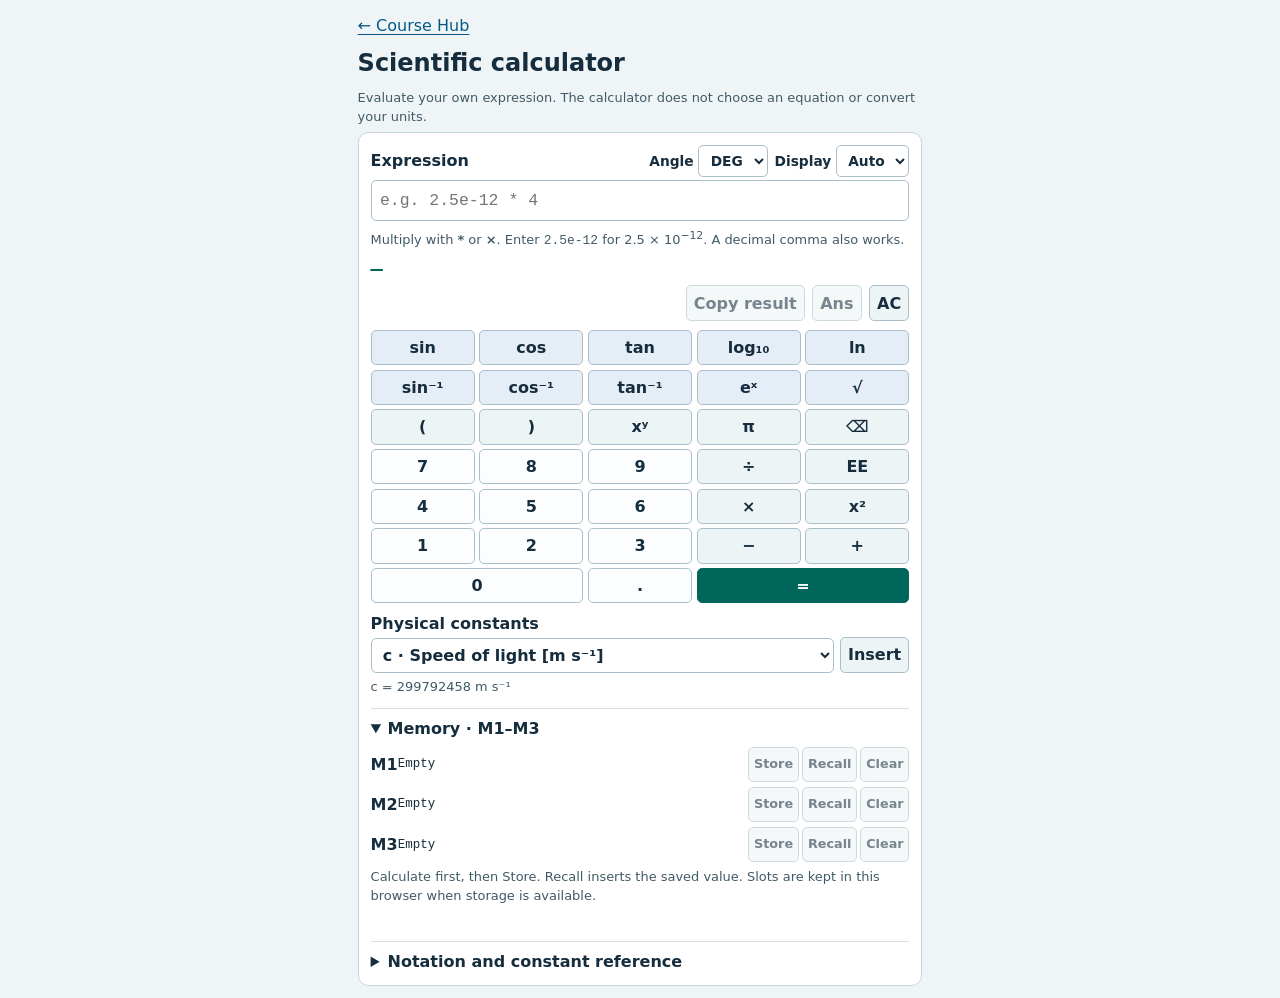
<file: calculator.html>
<!doctype html>
<html lang="en">
<head>
<meta charset="utf-8">
<meta name="viewport" content="width=device-width, initial-scale=1">
<title>Scientific calculator · Physical Chemistry II</title>
<style>
:root{color-scheme:light;font:16px/1.45 system-ui,sans-serif;color:#162d3d;background:#eff5f7;--accent:#00665c;--line:#a8bec8}
*{box-sizing:border-box}body{margin:0}.shell{max-width:37rem;padding:.85rem;margin:auto}p,h1,h2{margin:0 0 .55rem}h1{font-size:1.5rem}h2{font-size:1rem}a{color:#075985;text-underline-offset:.16em}
.embed .standalone{display:none}body.embed{background:#fff}.embed .shell{padding:.65rem}
.panel{border:1px solid #c6d5dc;border-radius:.65rem;padding:.75rem;background:#fff}.embed .panel{border:0;padding:0}
.topline,.toolbar{display:flex;gap:.45rem;flex-wrap:wrap;align-items:center;justify-content:space-between}.toolbar{justify-content:flex-end}
label,summary{font-weight:650}input,select,button{font:inherit;color:inherit}input,select{border:1px solid var(--line);border-radius:.32rem;background:#fff;padding:.36rem .45rem;min-width:0}
input{display:block;width:100%;margin:.22rem 0 .4rem;font:1.03rem ui-monospace,monospace;padding:.62rem .52rem}
button{cursor:pointer;background:#edf4f6;border:1px solid #a9bec8;border-radius:.32rem;padding:.35rem .45rem;font-weight:630;min-height:2.2rem}button:hover:not(:disabled){background:#d5e8ec}button:disabled{cursor:default;opacity:.58}
:focus-visible{outline:3px solid #bf5800;outline-offset:2px}
.result{min-height:2.4rem;margin:.35rem 0;overflow-wrap:anywhere;font:700 1.28rem/1.4 ui-monospace,monospace;color:var(--accent)}
.result[data-error]{color:#a11e32;font:650 .91rem/1.4 system-ui,sans-serif}
.hint{color:#415a67;font-size:.81rem;margin:.35rem 0}.status{min-height:1.2rem;margin:.25rem 0;color:#075a52;font-size:.8rem}
.keys{display:grid;grid-template-columns:repeat(5,minmax(0,1fr));gap:.28rem;margin:.55rem 0}
.keys button{padding:.22rem .08rem;min-width:0}.keys .action{background:var(--accent);color:#fff;border-color:var(--accent)}.keys .action:hover{background:#004d45}
.keys .wide{grid-column:span 2}.keys .fn{background:#e5edf7}.keys .number{background:#fbfdfe}.kbd{font-family:ui-monospace,monospace}
.constants{display:flex;gap:.35rem;align-items:end}.constants label{display:grid;gap:.2rem;min-width:0;flex:1}.constants select{max-width:100%;width:100%}
details{margin-top:.65rem;border-top:1px solid #d4e0e4;padding-top:.5rem}summary{cursor:pointer}.mem{margin-top:.42rem;display:grid;gap:.32rem}
.memrow{display:grid;grid-template-columns:1.5rem minmax(0,1fr) repeat(3,auto);gap:.2rem;align-items:center}.memrow output{font:.78rem ui-monospace,monospace;overflow-wrap:anywhere}.memrow button{font-size:.8rem;padding:.24rem .3rem}
.source{font-size:.8rem;margin-top:.55rem}.settings{display:flex;flex-wrap:wrap;gap:.42rem;align-items:center;font-size:.86rem}.settings label{white-space:nowrap}
@media(max-width:340px){.memrow{grid-template-columns:1.35rem minmax(0,1fr) repeat(3,auto)}.hint{font-size:.78rem}}
</style>
</head>
<body>
<main class="shell">
<header class="standalone"><p><a href="index.html">← Course Hub</a></p><h1>Scientific calculator</h1><p class="hint">Evaluate your own expression. The calculator does not choose an equation or convert your units.</p></header>
<section class="panel" aria-label="Calculator">
<form id="calc">
<div class="topline">
<label for="expression">Expression</label>
<div class="settings">
<label>Angle <select id="angle" aria-label="Angle unit"><option value="DEG">DEG</option><option value="RAD">RAD</option></select></label>
<label>Display <select id="format" aria-label="Result format"><option value="auto">Auto</option><option value="sci">SCI</option></select></label>
</div>
</div>
<input id="expression" type="text" autocomplete="off" autocapitalize="off" spellcheck="false" maxlength="768" placeholder="e.g. 2.5e-12 * 4" aria-describedby="notation">
<p class="hint" id="notation">Multiply with <b>*</b> or <b>×</b>. Enter <span class="kbd">2.5e-12</span> for 2.5 × 10<sup>−12</sup>. A decimal comma also works.</p>
<output class="result" id="result" for="expression" aria-live="polite">—</output>
<div class="toolbar">
<button type="button" id="copy" disabled>Copy result</button>
<button type="button" id="ans" title="Insert the last result">Ans</button>
<button type="button" id="clear" title="Clear expression">AC</button>
</div>
<div class="keys" id="keys" aria-label="Calculator keypad">
<button class="fn" type="button" data-key="sin(" aria-label="Sine">sin</button><button class="fn" type="button" data-key="cos(" aria-label="Cosine">cos</button><button class="fn" type="button" data-key="tan(" aria-label="Tangent">tan</button><button class="fn" type="button" data-key="log(" aria-label="Base ten logarithm">log₁₀</button><button class="fn" type="button" data-key="ln(" aria-label="Natural logarithm">ln</button>
<button class="fn" type="button" data-key="asin(" aria-label="Inverse sine">sin⁻¹</button><button class="fn" type="button" data-key="acos(" aria-label="Inverse cosine">cos⁻¹</button><button class="fn" type="button" data-key="atan(" aria-label="Inverse tangent">tan⁻¹</button><button class="fn" type="button" data-key="exp(" aria-label="Exponential function">eˣ</button><button class="fn" type="button" data-key="sqrt(" aria-label="Square root">√</button>
<button type="button" data-key="(">(</button><button type="button" data-key=")">)</button><button type="button" data-key="^" aria-label="Raise to a power">xʸ</button><button type="button" data-key="π" aria-label="Pi">π</button><button type="button" id="backspace" aria-label="Delete previous character">⌫</button>
<button class="number" type="button" data-key="7">7</button><button class="number" type="button" data-key="8">8</button><button class="number" type="button" data-key="9">9</button><button type="button" data-key="÷" aria-label="Divide">÷</button><button type="button" data-key="e" aria-label="Scientific exponent">EE</button>
<button class="number" type="button" data-key="4">4</button><button class="number" type="button" data-key="5">5</button><button class="number" type="button" data-key="6">6</button><button type="button" data-key="×" aria-label="Multiply">×</button><button type="button" data-key="^2" aria-label="Square">x²</button>
<button class="number" type="button" data-key="1">1</button><button class="number" type="button" data-key="2">2</button><button class="number" type="button" data-key="3">3</button><button type="button" data-key="−" aria-label="Subtract or negate">−</button><button type="button" data-key="+" aria-label="Add">+</button>
<button class="number wide" type="button" data-key="0">0</button><button class="number" type="button" data-key="." aria-label="Decimal point">.</button><button class="action wide" type="submit" aria-label="Calculate">=</button>
</div>
</form>
<div class="constants">
<label>Physical constants <select id="constant" aria-label="Physical constant"></select></label>
<button type="button" id="insert">Insert</button>
</div>
<p class="hint" id="constant-value"></p>
<details id="memories" open>
<summary>Memory · M1–M3</summary>
<div class="mem" id="mem"></div>
<p class="hint">Calculate first, then Store. Recall inserts the saved value. Slots are kept in this browser when storage is available.</p>
</details>
<p id="status" class="status" role="status"></p>
<details>
<summary>Notation and constant reference</summary>
<p class="hint">Use explicit multiplication, for example <span class="kbd">2*pi</span>. In DEG mode <span class="kbd">sin(30)</span> returns 0.5 and inverse trig returns degrees. RAD uses radians. <span class="kbd">exp(x)</span> means Euler’s number raised to <i>x</i>. EE enters the <span class="kbd">e</span> in scientific notation. The key for elementary charge inserts <span class="kbd">q_e</span>.</p>
<p class="source">Values follow <a href="https://physics.nist.gov/cuu/pdf/all.pdf" target="_blank" rel="noopener">NIST / CODATA 2022</a>. Use the stated units when combining values. Units are labels only and are not tracked by the calculator.</p>
</details>
</section>
</main>
<script>
/* Numerical engine. Only the grammar below is interpreted. */
const CONSTANTS = [
 ['c','c · Speed of light','m s⁻¹',299792458],
 ['h','h · Planck constant','J s',6.62607015e-34],
 ['q_e','e · Elementary charge','C',1.602176634e-19],
 ['k_B','kᵦ · Boltzmann constant','J K⁻¹',1.380649e-23],
 ['R','R · Molar gas constant','J mol⁻¹ K⁻¹',8.31446261815324],
 ['R_kJ','R · Molar gas constant','kJ mol⁻¹ K⁻¹',8.31446261815324/1000],
 ['R_LkPa','R · Molar gas constant','L kPa mol⁻¹ K⁻¹',8.31446261815324],
 ['R_Lbar','R · Molar gas constant','L bar mol⁻¹ K⁻¹',8.31446261815324/100],
 ['R_Latm','R · Molar gas constant','L atm mol⁻¹ K⁻¹',8.31446261815324/101.325],
 ['N_A','Nₐ · Avogadro constant','mol⁻¹',6.02214076e23],
 ['mu_0','μ₀ · Vacuum permeability','N A⁻²',1.25663706127e-6],
 ['epsilon_0','ε₀ · Vacuum permittivity','F m⁻¹',8.8541878188e-12],
 ['F','F · Faraday constant','C mol⁻¹',96485.33212331002],
 ['m_e','mₑ · Electron mass','kg',9.1093837139e-31],
 ['m_p','mₚ · Proton mass','kg',1.67262192595e-27],
 ['m_n','mₙ · Neutron mass','kg',1.67492750056e-27],
 ['u','u · Unified atomic mass unit','kg',1.66053906660e-27],
 ['u_c2','u·c² · Mass-energy conversion','MeV per u',931.49410242]
];
const NAMES = new Map(CONSTANTS.map(([id,,,value])=>[id,value]));
NAMES.set('pi',Math.PI); NAMES.set('e',Math.E);
function calculate(raw, mode='DEG', ans=null) {
 const s=raw.replaceAll(',', '.').replaceAll('−','-').replaceAll('×','*').replaceAll('÷','/').replaceAll('π','pi').replaceAll('**','^');
 if(s.length>768) throw Error('Expression is too long.');
 const tokens=[]; let i=0;
 while(i<s.length){
   const tail=s.slice(i);
   const t=tail.match(/^\s+|^(?:\d+(?:\.\d*)?|\.\d+)(?:e[+-]?\d+)?|^[a-z_][a-z_0-9]*|^[+*/^()-]/i);
   if(!t) throw Error('Unrecognised character at position '+(i+1)+'.');
   if(t[0].trim()) tokens.push(t[0]);
   i+=t[0].length;
 }
 let j=0;
 const take=x=>tokens[j]===x&&(++j,true);
 const finite=v=>{if(!Number.isFinite(v)) throw Error('Result is outside the real-number range.');return v;};
 function expr(){let v=product();while(j<tokens.length){if(take('+'))v=finite(v+product());else if(take('-'))v=finite(v-product());else break;}return v;}
 function product(){let v=unary();while(j<tokens.length){if(take('*'))v=finite(v*unary());else if(take('/')){const divisor=unary();if(divisor===0)throw Error('Cannot divide by zero.');v=finite(v/divisor);}else break;}return v;}
 function unary(){if(take('+'))return unary();if(take('-'))return -unary();return power();}
 function power(){const base=atom();return take('^')?finite(base**unary()):base;}
 function atom(){
   if(take('(')){const v=expr();if(!take(')'))throw Error('Missing closing parenthesis.');return v;}
   const t=tokens[j++];
   if(!t)throw Error('Enter a complete expression.');
   if(/^[\d.]/.test(t))return finite(Number(t));
   if(t==='Ans'){if(ans===null)throw Error('No previous result yet.');return ans;}
   if(NAMES.has(t))return NAMES.get(t);
   const f=t.toLowerCase();
   if(['sin','cos','tan','asin','acos','atan','ln','log','log10','exp','sqrt'].includes(f)){
     if(!take('('))throw Error('Use parentheses around the function argument.');
     const v=expr();if(!take(')'))throw Error('Missing closing parenthesis.');
     return fn(f,v);
   }
   throw Error('Unexpected token: '+t);
 }
 function fn(f,v){
   if(f==='log'||f==='log10'||f==='ln'){if(v<=0)throw Error('Logarithms require a positive argument.');return f==='ln'?Math.log(v):Math.log10(v);}
   if(f==='sqrt'){if(v<0)throw Error('Square root requires a non-negative argument.');return Math.sqrt(v);}
   if(f==='exp')return finite(Math.exp(v));
   if(f==='asin'||f==='acos'||f==='atan'){
     if(f!=='atan'&&Math.abs(v)>1)throw Error('This inverse trig function requires an argument between −1 and 1.');
     return finite(Math[f](v)*(mode==='DEG'?180/Math.PI:1));
   }
   const x=mode==='DEG'?((v%360)*Math.PI/180):v;
   if(f==='tan'){
     // Compare with the nearest odd multiple of pi/2, allowing for rounding at that pole.
     const pole=(Math.round(v/Math.PI-0.5)+0.5)*Math.PI;
     const tolerance=Math.min(8*Number.EPSILON,Number.EPSILON*Math.abs(v));
     const undefinedAngle=mode==='DEG'
       ? Math.abs(v%180)===90
       : Math.abs(v-pole)<=tolerance && Math.abs(Math.cos(x))<1e-12;
     if(undefinedAngle)throw Error('Tangent is undefined at this angle.');
   }
   return finite(Math[f](x));
 }
 const value=expr();if(j<tokens.length)throw Error('Use an operator between terms, or check your parentheses.');
 return finite(value);
}
</script>
<script>
'use strict';
if(new URLSearchParams(location.search).has('embedded')){
 document.body.classList.add('embed');
 if(location.origin!=='null')document.addEventListener('keydown',event=>{
   if(event.key==='Escape')window.parent.postMessage('impc-calculator-hide',location.origin);
 });
}
const get=id=>document.getElementById(id);
const expression=get('expression'), result=get('result'), status=get('status'), angle=get('angle'), format=get('format');
const stateKey='IMPC.calculator.v1', memKey='IMPC.calculator.memory.v1';
function load(key){try{return JSON.parse(localStorage.getItem(key));}catch{return null;}}
function save(key,data){try{localStorage.setItem(key,JSON.stringify(data));return true;}catch{return false;}}
const state=load(stateKey)||{};
const valid=v=>typeof v==='number'&&Number.isFinite(v);
let last=valid(state.last)?state.last:null;
let current=valid(state.current)?state.current:null;
let ansContext=valid(state.ansContext)?state.ansContext:null;
let lastComputed=typeof state.lastComputed==='string'?state.lastComputed:null;
let lastAngle=state.lastAngle==='RAD'?'RAD':'DEG';
function loadMem(){const data=load(memKey);return Array.from({length:3},(_,i)=>valid(data?.[i])?data[i]:null);}
let memory=loadMem();
angle.value=state.angle==='RAD'?'RAD':'DEG';
format.value=state.format==='sci'?'sci':'auto';
expression.value=typeof state.expression==='string'?state.expression.slice(0,768):'';
if(expression.value!==lastComputed||angle.value!==lastAngle) current=null;
function saveState(){save(stateKey,{last,current,angle:angle.value,format:format.value,expression:expression.value,lastComputed,lastAngle,ansContext});}
function pretty(v,mode=format.value){
 if(v===null)return '—';
 if(mode==='sci'||(v!==0&&(Math.abs(v)<1e-5||Math.abs(v)>=1e10))){
   const [m,e]=v.toExponential(11).split('e');
   const sup={'-':'⁻','+':'⁺',0:'⁰',1:'¹',2:'²',3:'³',4:'⁴',5:'⁵',6:'⁶',7:'⁷',8:'⁸',9:'⁹'};
   return String(Number(m))+' × 10'+Array.from(String(Number(e)),c=>sup[c]).join('');
 }
 return String(Number(v.toPrecision(12)));
}
function report(message){status.textContent=message;}
function repaint(error=''){
 result.textContent=error||pretty(current);
 result.toggleAttribute('data-error',Boolean(error));
 get('copy').disabled=current===null;
 get('ans').disabled=last===null;
 memory.forEach((v,i)=>{
   get('mem-value-'+i).textContent=v===null?'Empty':pretty(v,'auto');
   get('mem-store-'+i).disabled=current===null;
   get('mem-recall-'+i).disabled=v===null;
   get('mem-clear-'+i).disabled=v===null;
 });
}
function dirty(){current=null;lastComputed=null;repaint();report('');saveState();}
function insert(text){
 const start=expression.selectionStart??expression.value.length,end=expression.selectionEnd??start;
 if(expression.value.length-end+start+text.length>768){report('Expression is too long.');return;}
 expression.setRangeText(text,start,end,'end');expression.focus();dirty();
}
function numberToken(v){return v<0?'('+String(v)+')':String(v);}
get('calc').addEventListener('submit',event=>{
 event.preventDefault();report('');
 if(!expression.value.trim()){current=null;repaint('Enter an expression first.');return;}
 try{
   // Re-checking an unchanged expression with Ans uses the same previous answer.
   const reference=lastComputed===expression.value&&lastAngle===angle.value?ansContext:last;
   current=calculate(expression.value,angle.value,reference);
   lastComputed=expression.value;lastAngle=angle.value;ansContext=reference;last=current;
   repaint();
 }catch(e){current=null;repaint(e.message);}
 saveState();
});
get('keys').addEventListener('click',event=>{const key=event.target.closest('button[data-key]');if(key)insert(key.dataset.key);});
expression.addEventListener('input',dirty);
angle.addEventListener('change',dirty);
format.addEventListener('change',()=>{repaint();saveState();});
get('clear').addEventListener('click',()=>{expression.value='';expression.focus();dirty();});
get('backspace').addEventListener('click',()=>{
 const a=expression.selectionStart??0,b=expression.selectionEnd??a;
 expression.setRangeText('',a===b?Math.max(0,a-1):a,b,'end');expression.focus();dirty();
});
get('ans').addEventListener('click',()=>{if(last!==null)insert(numberToken(last));});
get('copy').addEventListener('click',async()=>{
 if(current===null)return;
 const val=format.value==='sci'?current.toExponential():String(current);
 try{await navigator.clipboard.writeText(val);report('Copied: '+val);}
 catch{report('Copy this value: '+val);}
});
const select=get('constant');
for(const [id,name,unit] of CONSTANTS){
 const opt=document.createElement('option');opt.value=id;opt.textContent=name+' ['+unit+']';select.append(opt);
}
function showConstant(){
 const [id,,unit,value]=CONSTANTS.find(([key])=>key===select.value);
 get('constant-value').textContent=id+' = '+pretty(value,'auto')+' '+unit;
}
select.addEventListener('change',showConstant);
get('insert').addEventListener('click',()=>insert(select.value));
for(let i=0;i<3;i++){
 const row=document.createElement('div');row.className='memrow';
 const name='M'+(i+1), label=document.createElement('strong'), val=document.createElement('output');
 label.textContent=name;val.id='mem-value-'+i;row.append(label,val);
 for(const [action,caption] of [['store','Store'],['recall','Recall'],['clear','Clear']]){
   const btn=document.createElement('button');btn.type='button';btn.id='mem-'+action+'-'+i;
   btn.textContent=caption;btn.setAttribute('aria-label',caption+' '+name);row.append(btn);
   btn.addEventListener('click',()=>{
     if(action==='recall'){if(memory[i]!==null){insert(numberToken(memory[i]));report(name+' recalled.');}return;}
     if(action==='store'&&current===null)return;
     memory[i]=action==='clear'?null:current;
     const kept=save(memKey,memory);
     repaint();report(name+(action==='clear'?' cleared.':' stored.')+(kept?'':' Available in this window only.'));
   });
 }
 get('mem').append(row);
}
window.addEventListener('storage',event=>{if(event.key===memKey){memory=loadMem();repaint();}});
showConstant();repaint();
</script>
</body>
</html>
</file>
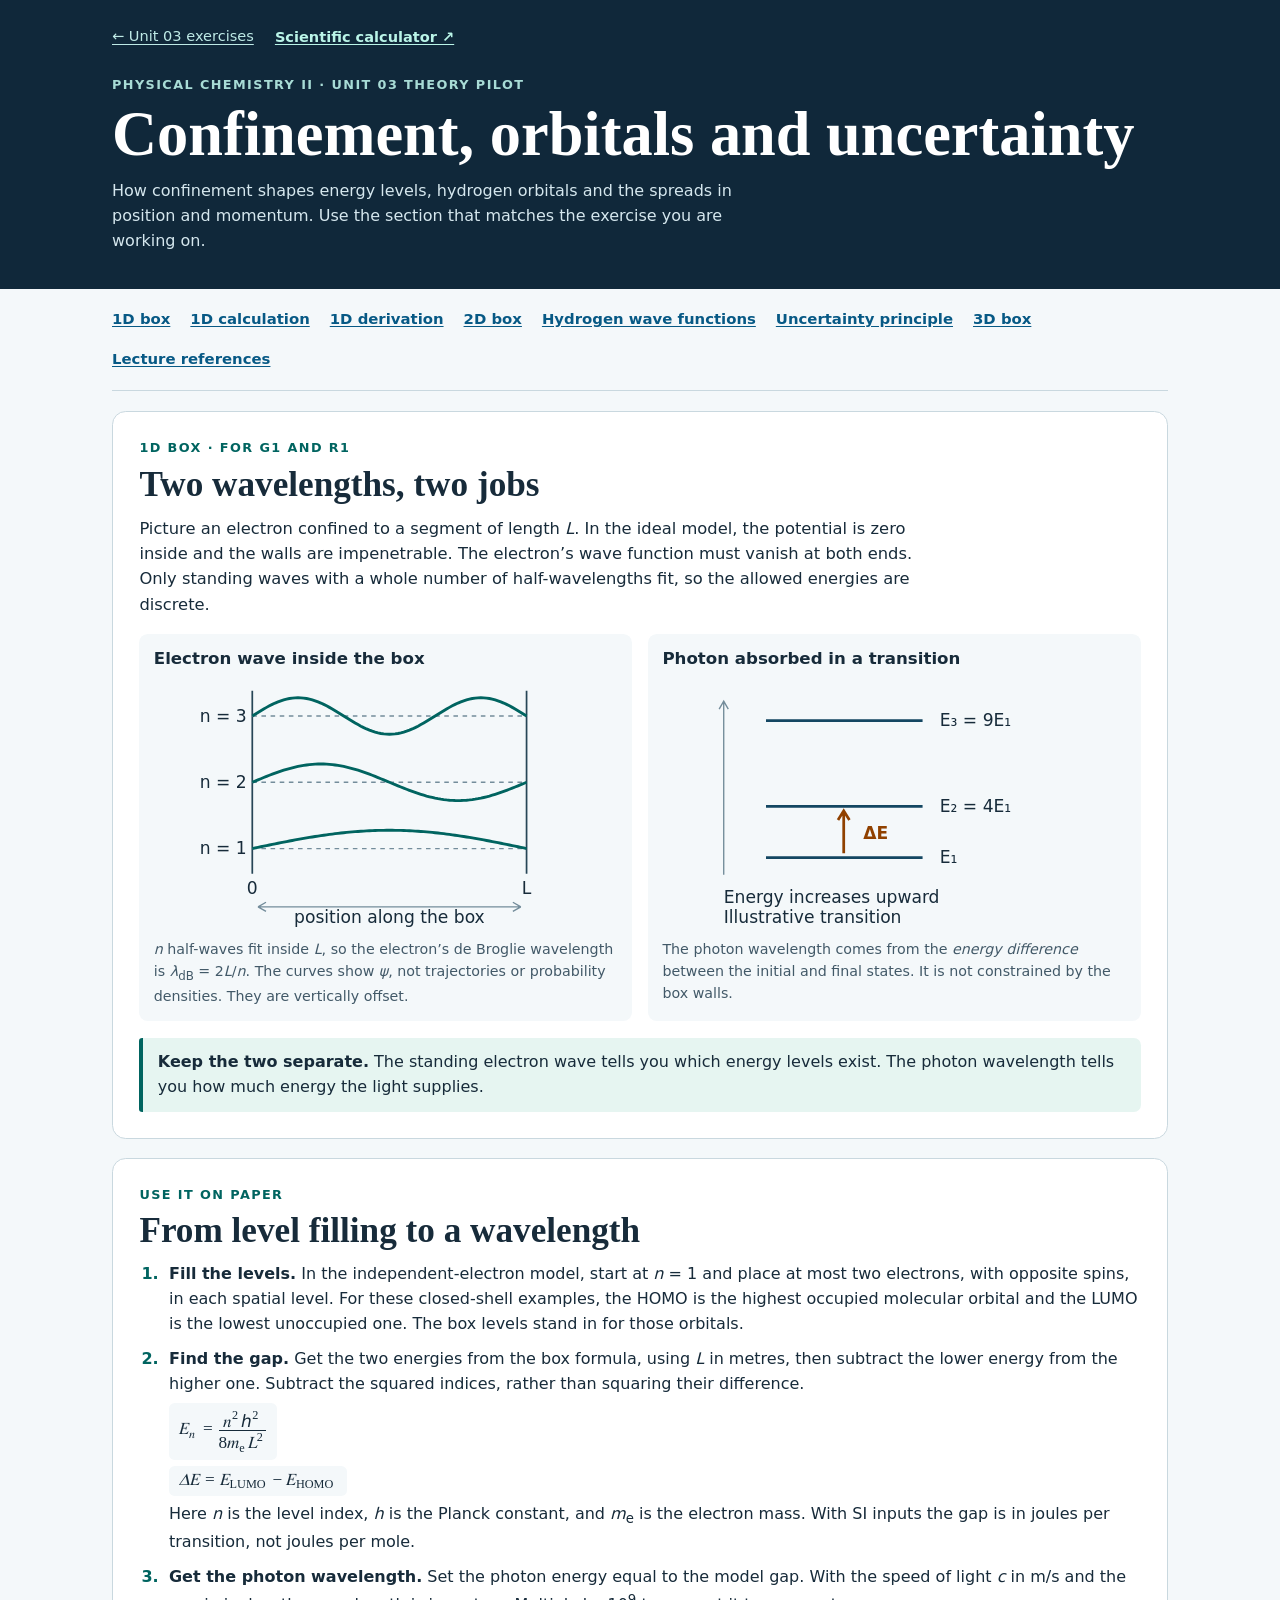
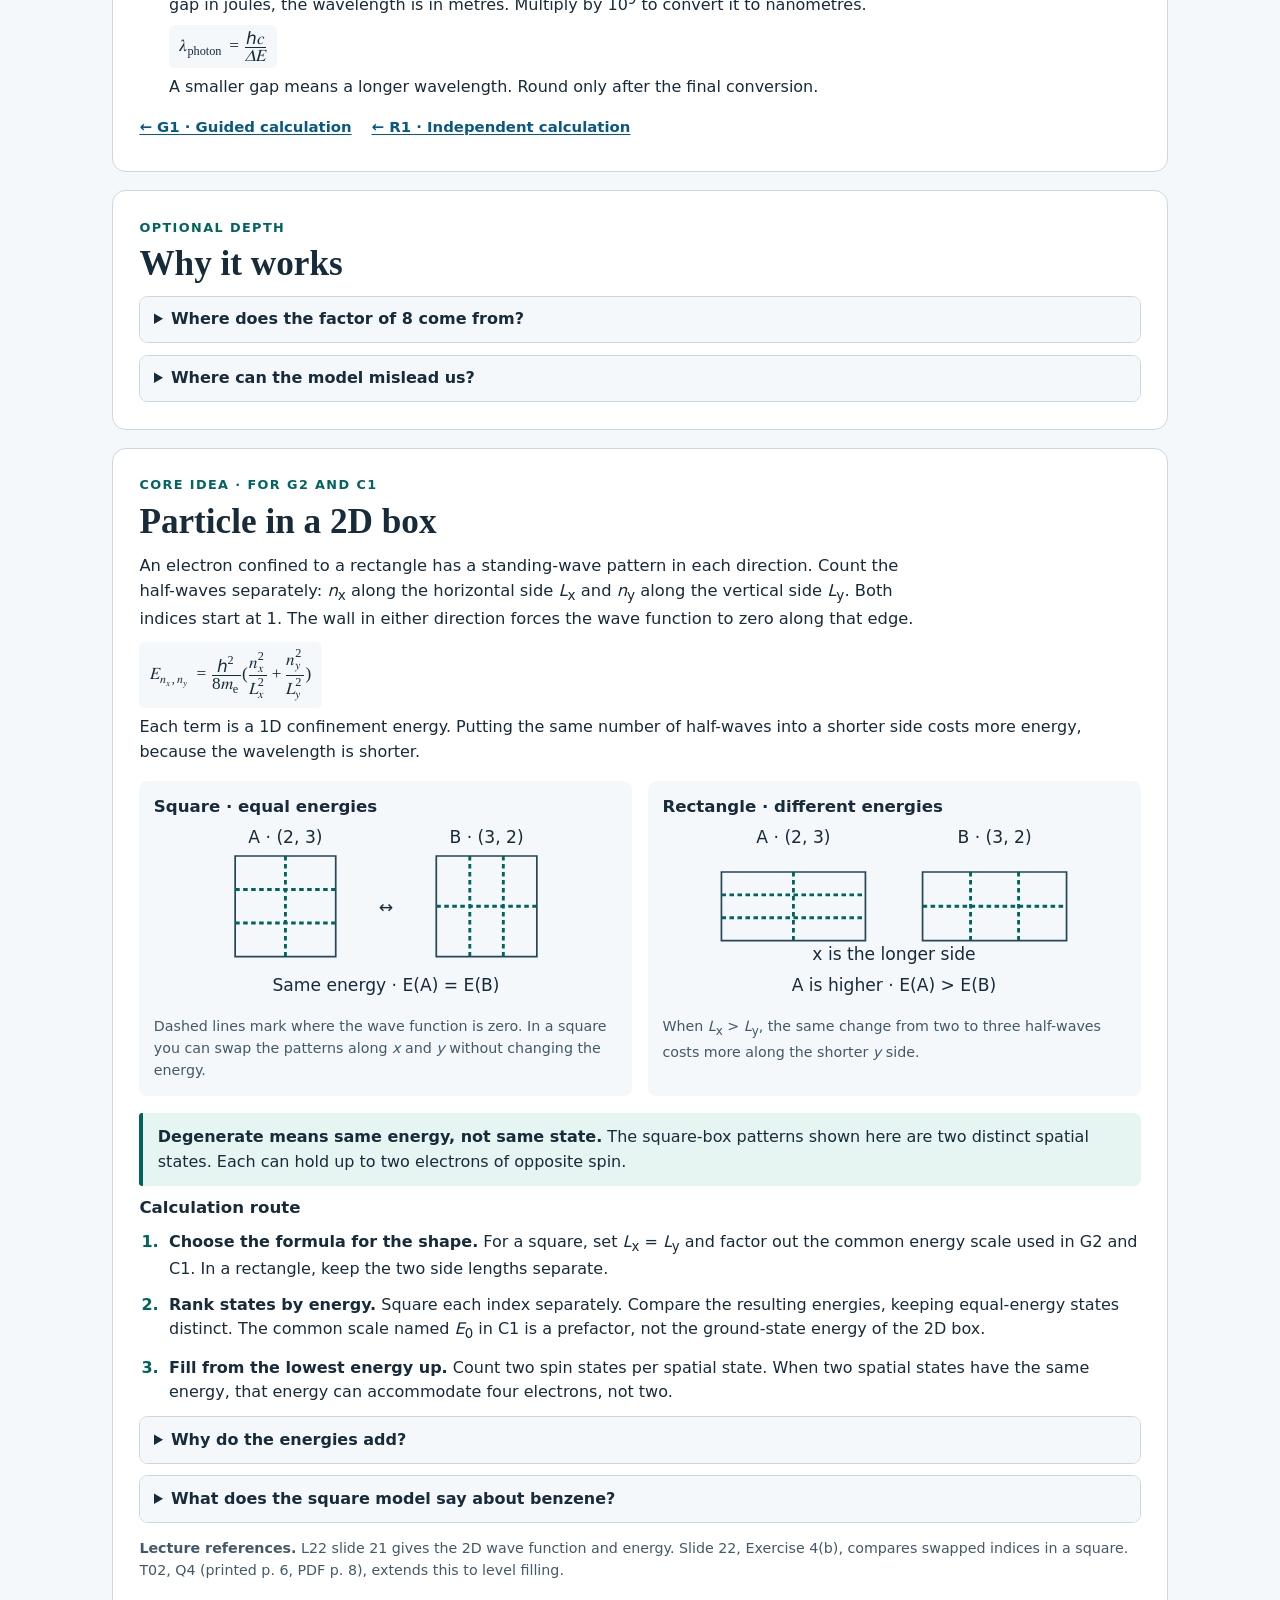
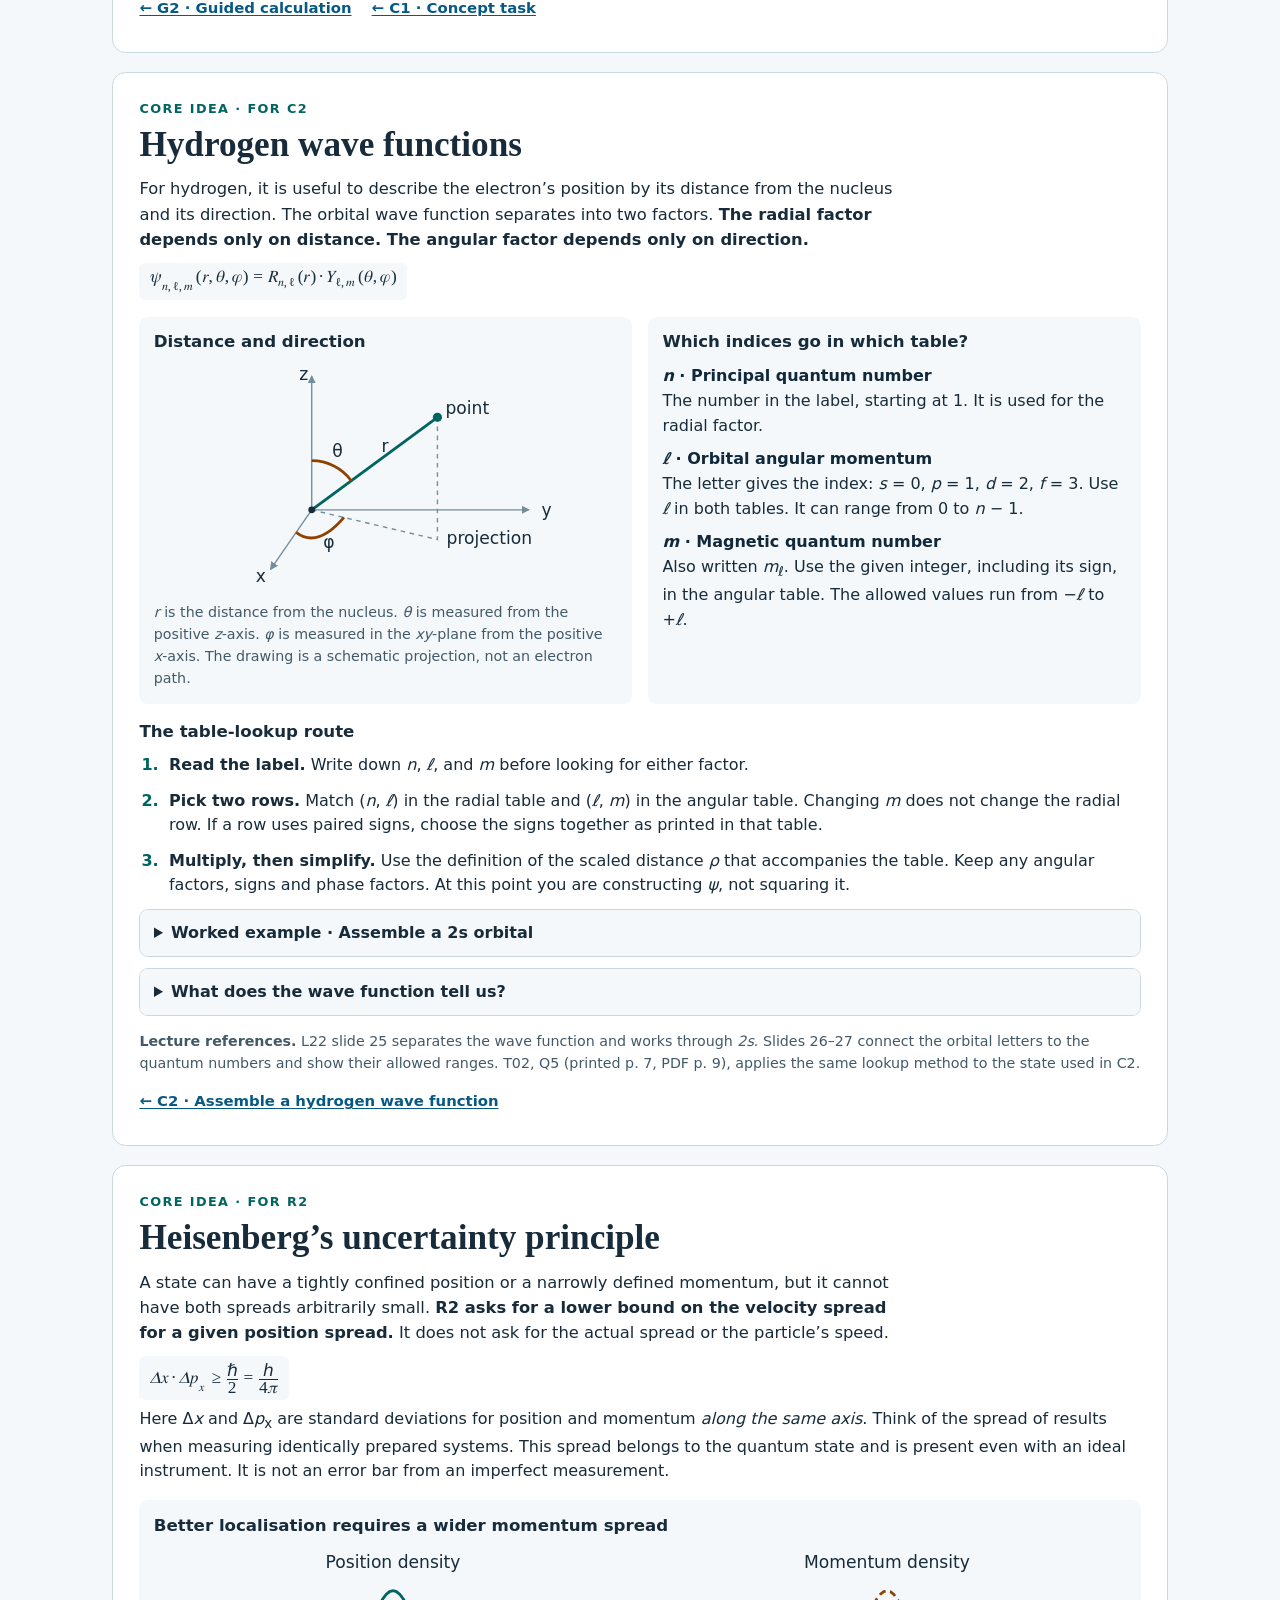
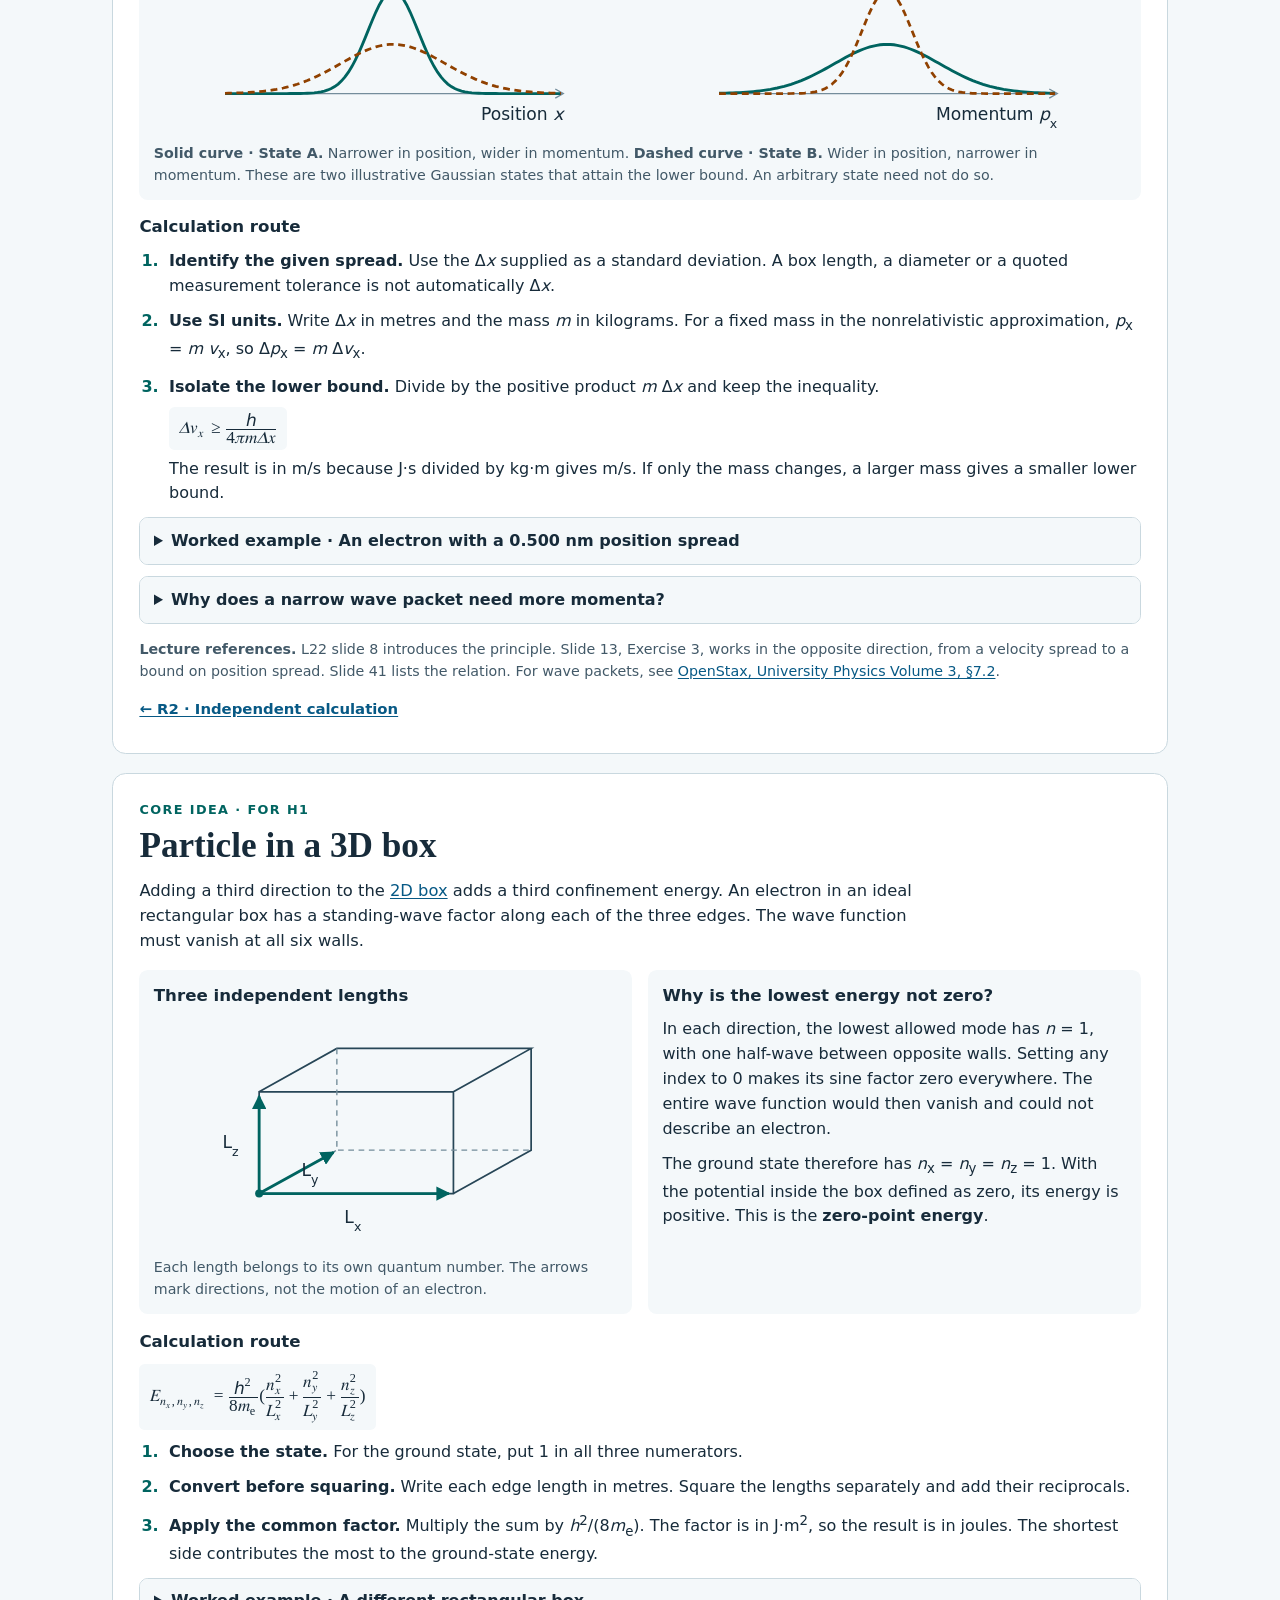
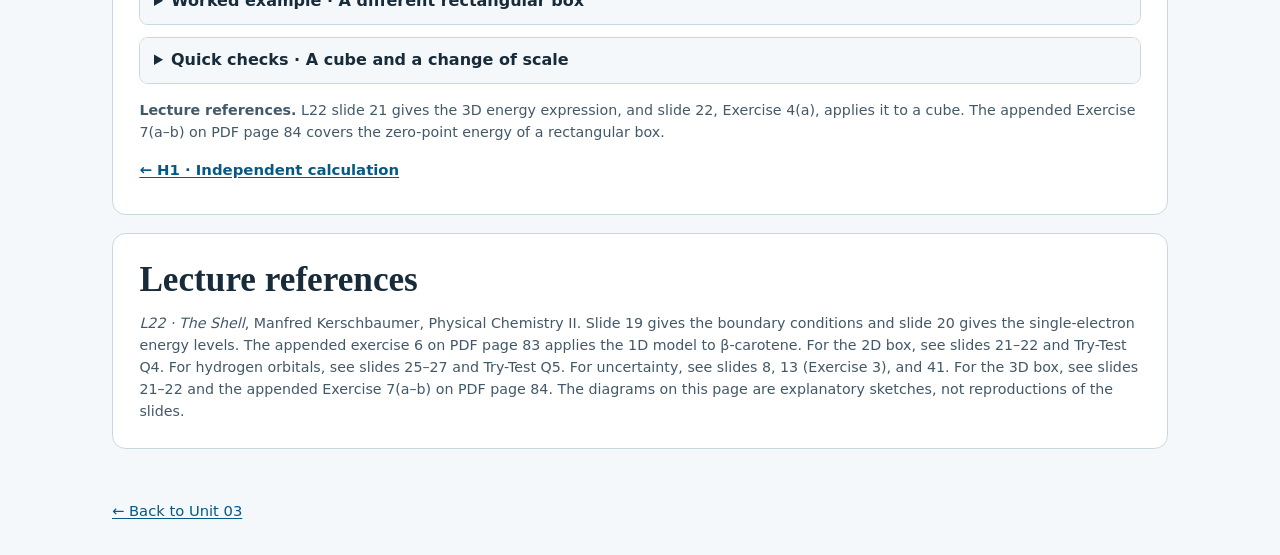
<file: unit03_theory.html>
<!doctype html>
<html lang="en">
<head>
<meta charset="utf-8">
<meta name="viewport" content="width=device-width, initial-scale=1">
<title>Unit 03 theory · Confinement, orbitals and uncertainty · Physical Chemistry II</title>
<style>
  :root{color-scheme:light;--ink:#172b3a;--muted:#425968;--paper:#f4f8fa;--white:#fff;--line:#c9d8df;--navy:#10283a;--teal:#006460;--teal-wash:#e6f5f1;--amber:#904100;--serif:Georgia,serif;font-family:system-ui,-apple-system,"Segoe UI",sans-serif;color:var(--ink);background:var(--paper);line-height:1.55}
  *{box-sizing:border-box}body{margin:0}.wrap{width:min(100% - 2rem,66rem);margin-inline:auto}
  a{color:#075985;text-underline-offset:.15em}a:hover{text-decoration-thickness:2px}:focus-visible{outline:3px solid #a64e00;outline-offset:4px}
  .hero{padding:1.4rem 0 2.2rem;background:var(--navy);color:#fff}.hero a{color:#beeae6}
  .eyebrow,.tag{font-size:.8rem;font-weight:720;letter-spacing:.11em;text-transform:uppercase}
  .hero .eyebrow{color:#a8dcd6;margin:1.45rem 0 .45rem}
  h1,h2,h3,p{margin-block:0 .65rem}h1{font:600 clamp(2.15rem,6vw,3.9rem)/1.04 var(--serif);margin-bottom:.8rem}
  h2{font:650 clamp(1.55rem,3.5vw,2.2rem)/1.16 var(--serif)}h3{font-size:1.04rem;line-height:1.35}
  p:last-child{margin-bottom:0}.hero p:last-child{color:#d5e7ee;max-width:65ch}
  .nav,.links{display:flex;flex-wrap:wrap;gap:.35rem 1.25rem;align-items:center}.nav{padding:.85rem 0;border-bottom:1px solid var(--line)}
  .nav a,.links a{padding:.35rem 0;font-size:.93rem;font-weight:650}.back{font-size:.91rem}
  main{padding-block:1.25rem 2rem}section{scroll-margin-block-start:1rem}
  .panel{padding:clamp(1rem,3vw,1.65rem);margin-bottom:1.15rem;background:var(--white);border:1px solid var(--line);border-radius:.85rem}
  .tag{color:var(--teal);margin-bottom:.4rem}.lead{max-width:75ch;font-size:1.02rem}
  .figures{display:grid;grid-template-columns:repeat(2,minmax(0,1fr));gap:1rem;margin:1.05rem 0}
  figure{margin:0;padding:.9rem;background:var(--paper);border-radius:.55rem}
  figure h3{margin-bottom:.35rem}figcaption{font-size:.89rem;color:var(--muted)}
  svg{display:block;width:100%;height:auto;max-width:25rem;margin:.1rem auto .55rem;overflow:visible}
  svg text{font:15px system-ui,sans-serif;fill:var(--ink)}svg .wave{fill:none;stroke:var(--teal);stroke-width:2.5}
  svg .axis{stroke:#748d9b;stroke-width:1.2;fill:none}svg .wall{stroke:#274657;stroke-width:1.5;fill:none}
  svg .level{stroke:#144762;stroke-width:2.4}svg .photon{stroke:var(--amber);fill:none;stroke-width:2.4}
  svg .photon-label{fill:var(--amber);font-weight:700}.note{padding:.75rem .9rem;background:var(--teal-wash);border-inline-start:4px solid var(--teal);border-radius:.2rem .45rem .45rem .2rem}
  .method{margin:.6rem 0 .2rem;padding-left:1.55rem}.method li{padding-left:.3rem;margin:.65rem 0}.method li::marker{font-weight:750;color:var(--teal)}
  .eq{display:block;width:fit-content;max-width:100%;overflow:auto;background:var(--paper);padding:.45rem .65rem;border-radius:.35rem;margin:.42rem 0;font-size:1.08rem}
  math{font-family:"Cambria Math","STIX Two Math","Latin Modern Math",serif}
  details{border:1px solid var(--line);border-radius:.55rem;margin:.7rem 0 0;overflow:hidden}summary{cursor:pointer;font-weight:700;padding:.65rem .85rem;background:var(--paper)}details>div{padding:.85rem}
  footer{padding:0 0 2rem;color:var(--muted);font-size:.92rem}.refs{font-size:.89rem;color:var(--muted)}
  .wf-keys{padding:.9rem;background:var(--paper);border-radius:.55rem}.wf-keys dl{margin:.45rem 0 0}.wf-keys dt{font-weight:700;color:var(--navy)}.wf-keys dd{margin:0 0 .55rem}.wf-keys dd:last-child{margin-bottom:0}
  .uncertainty-figure{margin:1rem 0}.uncertainty-plots{display:grid;grid-template-columns:repeat(auto-fit,minmax(min(100%,17rem),1fr));gap:.25rem .9rem}
  .uncertainty-plots svg{margin:.15rem auto}
  @media(max-width:44rem){.figures{grid-template-columns:1fr}}
  @media print{body,.hero,.panel{background:white;color:#000}.hero p:last-child,.hero .eyebrow{color:#000}.panel{border:none;padding:.35rem 0}.hero{padding:.4rem 0}.nav,.back{display:none}.figures{grid-template-columns:repeat(2,minmax(0,1fr))}.figures,details{break-inside:avoid}}
</style>
</head>
<body>
<header class="hero">
  <div class="wrap">
    <a class="back" href="unit03_shell_quantum.html">← Unit 03 exercises</a>
    <a class="back" style="margin-inline-start:1rem" data-calculator-launch href="calculator.html">Scientific calculator ↗</a>
    <p class="eyebrow">Physical Chemistry II · Unit 03 theory pilot</p>
    <h1>Confinement, orbitals and uncertainty</h1>
    <p>How confinement shapes energy levels, hydrogen orbitals and the spreads in position and momentum. Use the section that matches the exercise you are working on.</p>
  </div>
</header>
<nav class="wrap nav" aria-label="On this page">
  <a href="#box-1d">1D box</a>
  <a href="#calculation">1D calculation</a>
  <a href="#deeper">1D derivation</a>
  <a href="#box-2d">2D box</a>
  <a href="#wave-function">Hydrogen wave functions</a>
  <a href="#uncertainty">Uncertainty principle</a>
  <a href="#box-3d">3D box</a>
  <a href="#sources">Lecture references</a>
</nav>
<main class="wrap">
  <section class="panel" id="box-1d" aria-labelledby="model-title">
    <p class="tag">1D box · For G1 and R1</p>
    <h2 id="model-title">Two wavelengths, two jobs</h2>
    <p class="lead">Picture an electron confined to a segment of length <i>L</i>. In the ideal model, the potential is zero inside and the walls are impenetrable. The electron’s wave function must vanish at both ends. Only standing waves with a whole number of half-wavelengths fit, so the allowed energies are discrete.</p>
    <div class="figures">
      <figure>
        <h3>Electron wave inside the box</h3>
        <svg viewBox="0 0 350 221" role="img" aria-labelledby="waves-title waves-desc">
          <title id="waves-title">First three standing-wave shapes inside an infinite well</title>
          <desc id="waves-desc">Between walls at zero and L, the first state fits one half-wave, the second two, and the third three. These are vertically offset wave functions, not an energy scale.</desc>
          <path class="wall" d="M58 13V173 M298 13V173"/>
          <path class="axis" stroke-dasharray="4 4" d="M58 35H298 M58 93H298 M58 151H298"/>
          <path class="wave" d="M58 35 L60.50 33.43 L63.00 31.88 L65.50 30.36 L68.00 28.88 L70.50 27.46 L73.00 26.11 L75.50 24.85 L78.00 23.69 L80.50 22.63 L83.00 21.70 L85.50 20.89 L88.00 20.22 L90.50 19.69 L93.00 19.31 L95.50 19.08 L98.00 19.00 L100.50 19.08 L103.00 19.31 L105.50 19.69 L108.00 20.22 L110.50 20.89 L113.00 21.70 L115.50 22.63 L118.00 23.69 L120.50 24.85 L123.00 26.11 L125.50 27.46 L128.00 28.88 L130.50 30.36 L133.00 31.88 L135.50 33.43 L138.00 35.00 L140.50 36.57 L143.00 38.12 L145.50 39.64 L148.00 41.12 L150.50 42.54 L153.00 43.89 L155.50 45.15 L158.00 46.31 L160.50 47.37 L163.00 48.30 L165.50 49.11 L168.00 49.78 L170.50 50.31 L173.00 50.69 L175.50 50.92 L178.00 51.00 L180.50 50.92 L183.00 50.69 L185.50 50.31 L188.00 49.78 L190.50 49.11 L193.00 48.30 L195.50 47.37 L198.00 46.31 L200.50 45.15 L203.00 43.89 L205.50 42.54 L208.00 41.12 L210.50 39.64 L213.00 38.12 L215.50 36.57 L218.00 35.00 L220.50 33.43 L223.00 31.88 L225.50 30.36 L228.00 28.88 L230.50 27.46 L233.00 26.11 L235.50 24.85 L238.00 23.69 L240.50 22.63 L243.00 21.70 L245.50 20.89 L248.00 20.22 L250.50 19.69 L253.00 19.31 L255.50 19.08 L258.00 19.00 L260.50 19.08 L263.00 19.31 L265.50 19.69 L268.00 20.22 L270.50 20.89 L273.00 21.70 L275.50 22.63 L278.00 23.69 L280.50 24.85 L283.00 26.11 L285.50 27.46 L288.00 28.88 L290.50 30.36 L293.00 31.88 L295.50 33.43 L298.00 35.00 M58 93 L60.50 91.95 L63.00 90.91 L65.50 89.88 L68.00 88.86 L70.50 87.86 L73.00 86.88 L75.50 85.92 L78.00 85.00 L80.50 84.11 L83.00 83.26 L85.50 82.45 L88.00 81.69 L90.50 80.97 L93.00 80.31 L95.50 79.70 L98.00 79.14 L100.50 78.65 L103.00 78.22 L105.50 77.85 L108.00 77.55 L110.50 77.31 L113.00 77.14 L115.50 77.03 L118.00 77.00 L120.50 77.03 L123.00 77.14 L125.50 77.31 L128.00 77.55 L130.50 77.85 L133.00 78.22 L135.50 78.65 L138.00 79.14 L140.50 79.70 L143.00 80.31 L145.50 80.97 L148.00 81.69 L150.50 82.45 L153.00 83.26 L155.50 84.11 L158.00 85.00 L160.50 85.92 L163.00 86.88 L165.50 87.86 L168.00 88.86 L170.50 89.88 L173.00 90.91 L175.50 91.95 L178.00 93.00 L180.50 94.05 L183.00 95.09 L185.50 96.12 L188.00 97.14 L190.50 98.14 L193.00 99.12 L195.50 100.08 L198.00 101.00 L200.50 101.89 L203.00 102.74 L205.50 103.55 L208.00 104.31 L210.50 105.03 L213.00 105.69 L215.50 106.30 L218.00 106.86 L220.50 107.35 L223.00 107.78 L225.50 108.15 L228.00 108.45 L230.50 108.69 L233.00 108.86 L235.50 108.97 L238.00 109.00 L240.50 108.97 L243.00 108.86 L245.50 108.69 L248.00 108.45 L250.50 108.15 L253.00 107.78 L255.50 107.35 L258.00 106.86 L260.50 106.30 L263.00 105.69 L265.50 105.03 L268.00 104.31 L270.50 103.55 L273.00 102.74 L275.50 101.89 L278.00 101.00 L280.50 100.08 L283.00 99.12 L285.50 98.14 L288.00 97.14 L290.50 96.12 L293.00 95.09 L295.50 94.05 L298.00 93.00 M58 151 L60.50 150.48 L63.00 149.95 L65.50 149.43 L68.00 148.91 L70.50 148.39 L73.00 147.88 L75.50 147.37 L78.00 146.86 L80.50 146.36 L83.00 145.86 L85.50 145.36 L88.00 144.88 L90.50 144.40 L93.00 143.92 L95.50 143.46 L98.00 143.00 L100.50 142.55 L103.00 142.11 L105.50 141.68 L108.00 141.26 L110.50 140.85 L113.00 140.45 L115.50 140.06 L118.00 139.69 L120.50 139.32 L123.00 138.97 L125.50 138.63 L128.00 138.31 L130.50 137.99 L133.00 137.70 L135.50 137.41 L138.00 137.14 L140.50 136.89 L143.00 136.65 L145.50 136.43 L148.00 136.22 L150.50 136.03 L153.00 135.85 L155.50 135.69 L158.00 135.55 L160.50 135.42 L163.00 135.31 L165.50 135.21 L168.00 135.14 L170.50 135.08 L173.00 135.03 L175.50 135.01 L178.00 135.00 L180.50 135.01 L183.00 135.03 L185.50 135.08 L188.00 135.14 L190.50 135.21 L193.00 135.31 L195.50 135.42 L198.00 135.55 L200.50 135.69 L203.00 135.85 L205.50 136.03 L208.00 136.22 L210.50 136.43 L213.00 136.65 L215.50 136.89 L218.00 137.14 L220.50 137.41 L223.00 137.70 L225.50 137.99 L228.00 138.31 L230.50 138.63 L233.00 138.97 L235.50 139.32 L238.00 139.69 L240.50 140.06 L243.00 140.45 L245.50 140.85 L248.00 141.26 L250.50 141.68 L253.00 142.11 L255.50 142.55 L258.00 143.00 L260.50 143.46 L263.00 143.92 L265.50 144.40 L268.00 144.88 L270.50 145.36 L273.00 145.86 L275.50 146.36 L278.00 146.86 L280.50 147.37 L283.00 147.88 L285.50 148.39 L288.00 148.91 L290.50 149.43 L293.00 149.95 L295.50 150.48 L298.00 151.00"/>
          <text x="12" y="40">n = 3</text><text x="12" y="98">n = 2</text><text x="12" y="156">n = 1</text>
          <text x="58" y="191" text-anchor="middle">0</text><text x="298" y="191" text-anchor="middle" font-style="italic">L</text>
          <path class="axis" d="M63 202H293 M63 202l7 -4 M63 202l7 4 M293 202l-7 -4 M293 202l-7 4"/>
          <text x="178" y="216" text-anchor="middle">position along the box</text>
        </svg>
        <figcaption><i>n</i> half-waves fit inside <i>L</i>, so the electron’s de Broglie wavelength is <i>λ</i><sub>dB</sub> = 2<i>L</i>/<i>n</i>. The curves show <i>ψ</i>, not trajectories or probability densities. They are vertically offset.</figcaption>
      </figure>
      <figure>
        <h3>Photon absorbed in a transition</h3>
        <svg viewBox="0 0 350 221" role="img" aria-labelledby="gap-title gap-desc">
          <title id="gap-title">Energy levels and one illustrative absorption transition</title>
          <desc id="gap-desc">Levels one, two and three are at one, four and nine times the ground-state energy. An upward arrow from level one to level two shows that the photon must supply just that energy gap.</desc>
          <path class="axis" d="M26 174V22 m-4 7 4 -7 4 7"/>
          <path class="level" d="M63 39H200 M63 114H200 M63 159H200"/>
          <text x="215" y="44">E₃ = 9E₁</text><text x="215" y="119">E₂ = 4E₁</text><text x="215" y="164">E₁</text>
          <path class="photon" d="M131 155V118 m-5 8 5-8 5 8"/>
          <text class="photon-label" x="148" y="143">ΔE</text>
          <text x="26" y="199">Energy increases upward</text>
          <text x="26" y="216">Illustrative transition</text>
        </svg>
        <figcaption>The photon wavelength comes from the <em>energy difference</em> between the initial and final states. It is not constrained by the box walls.</figcaption>
      </figure>
    </div>
    <p class="note"><strong>Keep the two separate.</strong> The standing electron wave tells you which energy levels exist. The photon wavelength tells you how much energy the light supplies.</p>
  </section>

  <section class="panel" id="calculation" aria-labelledby="calc-title">
    <p class="tag">Use it on paper</p>
    <h2 id="calc-title">From level filling to a wavelength</h2>
    <ol class="method">
      <li><strong>Fill the levels.</strong> In the independent-electron model, start at <i>n</i> = 1 and place at most two electrons, with opposite spins, in each spatial level. For these closed-shell examples, the HOMO is the highest occupied molecular orbital and the LUMO is the lowest unoccupied one. The box levels stand in for those orbitals.</li>
      <li><strong>Find the gap.</strong> Get the two energies from the box formula, using <i>L</i> in metres, then subtract the lower energy from the higher one. Subtract the squared indices, rather than squaring their difference.
        <div class="eq">
          <math display="block"><mrow><msub><mi>E</mi><mi>n</mi></msub><mo>=</mo><mfrac><mrow><msup><mi>n</mi><mn>2</mn></msup><msup><mi>h</mi><mn>2</mn></msup></mrow><mrow><mn>8</mn><msub><mi>m</mi><mi mathvariant="normal">e</mi></msub><msup><mi>L</mi><mn>2</mn></msup></mrow></mfrac></mrow></math></div><div class="eq"><math display="block"><mrow><mi>Δ</mi><mi>E</mi><mo>=</mo><msub><mi>E</mi><mtext>LUMO</mtext></msub><mo>−</mo><msub><mi>E</mi><mtext>HOMO</mtext></msub></mrow></math>
        </div>
        Here <i>n</i> is the level index, <i>h</i> is the Planck constant, and <i>m</i><sub>e</sub> is the electron mass. With SI inputs the gap is in joules per transition, not joules per mole.
      </li>
      <li><strong>Get the photon wavelength.</strong> Set the photon energy equal to the model gap. With the speed of light <i>c</i> in m/s and the gap in joules, the wavelength is in metres. Multiply by 10<sup>9</sup> to convert it to nanometres.
        <div class="eq">
          <math display="block"><mrow><msub><mi>λ</mi><mtext>photon</mtext></msub><mo>=</mo><mfrac><mrow><mi>h</mi><mi>c</mi></mrow><mrow><mi>Δ</mi><mi>E</mi></mrow></mfrac></mrow></math>
        </div>
        A smaller gap means a longer wavelength. Round only after the final conversion.
      </li>
    </ol>
    <div class="links" aria-label="Related exercises">
      <a href="unit03_shell_quantum.html#g1">← G1 · Guided calculation</a>
      <a href="unit03_shell_quantum.html#r1">← R1 · Independent calculation</a>
    </div>
  </section>

  <section class="panel" id="deeper" aria-labelledby="deeper-title">
    <p class="tag">Optional depth</p>
    <h2 id="deeper-title">Why it works</h2>
    <details>
      <summary>Where does the factor of 8 come from?</summary>
      <div>
        <p>The boundary conditions give <i>L</i> = <i>nλ</i><sub>dB</sub>/2. With the de Broglie relation, the momentum magnitude for either travelling-wave component is |<i>p</i>| = <i>h</i>/<i>λ</i><sub>dB</sub> = <i>nh</i>/(2<i>L</i>). The two components have opposite momenta, but the same kinetic energy <i>p</i><sup>2</sup>/(2<i>m</i><sub>e</sub>). Squaring the 2 from the box condition and multiplying by the 2 in the kinetic-energy denominator gives 8.</p>
        <p>Setting <i>n</i> = 0 gives the identically zero sine wave, not a physical state. Negative <i>n</i> merely changes the overall sign of the wave function. The first distinct state is therefore <i>n</i> = 1.</p>
      </div>
    </details>
    <details>
      <summary>Where can the model mislead us?</summary>
      <div>
        <p>In a conjugated chain, the π electrons are delocalised. The box replaces that molecular environment with a flat potential and uses an assumed effective length. It leaves out details such as bond-length alternation and electron–electron interactions. At fixed level indices, the gap scales as 1/<i>L</i><sup>2</sup>, so even a modest change in the assumed length affects the wavelength.</p>
        <p>Use the model to reason about confinement and trends, not as an exact description of an absorption spectrum. In R1, compare your predicted wavelength with the reference value and ask whether they fall in the same spectral region.</p>
      </div>
    </details>
  </section>

  <section class="panel" id="box-2d" aria-labelledby="box-2d-title">
    <p class="tag">Core idea · For G2 and C1</p>
    <h2 id="box-2d-title">Particle in a 2D box</h2>
    <p class="lead">An electron confined to a rectangle has a standing-wave pattern in each direction. Count the half-waves separately: <i>n</i><sub>x</sub> along the horizontal side <i>L</i><sub>x</sub> and <i>n</i><sub>y</sub> along the vertical side <i>L</i><sub>y</sub>. Both indices start at 1. The wall in either direction forces the wave function to zero along that edge.</p>
    <div class="eq">
      <math display="block"><mrow>
        <msub><mi>E</mi><mrow><msub><mi>n</mi><mi>x</mi></msub><mo>,</mo><msub><mi>n</mi><mi>y</mi></msub></mrow></msub>
        <mo>=</mo><mfrac><msup><mi>h</mi><mn>2</mn></msup><mrow><mn>8</mn><msub><mi>m</mi><mi mathvariant="normal">e</mi></msub></mrow></mfrac>
        <mo>(</mo><mfrac><msubsup><mi>n</mi><mi>x</mi><mn>2</mn></msubsup><msubsup><mi>L</mi><mi>x</mi><mn>2</mn></msubsup></mfrac>
        <mo>+</mo><mfrac><msubsup><mi>n</mi><mi>y</mi><mn>2</mn></msubsup><msubsup><mi>L</mi><mi>y</mi><mn>2</mn></msubsup></mfrac><mo>)</mo>
      </mrow></math>
    </div>
    <p>Each term is a 1D confinement energy. Putting the same number of half-waves into a shorter side costs more energy, because the wavelength is shorter.</p>
    <div class="figures">
      <figure>
        <h3>Square · equal energies</h3>
        <svg viewBox="0 0 350 160" role="img" aria-labelledby="square-2d-title square-2d-desc">
          <title id="square-2d-title">Swapped nodal patterns in a square</title>
          <desc id="square-2d-desc">State A, with indices two and three, has one vertical and two horizontal interior nodal lines. State B, with indices three and two, has two vertical lines and one horizontal line. The energies are equal in a square.</desc>
          <text x="87" y="17" text-anchor="middle">A · (2, 3)</text><text x="263" y="17" text-anchor="middle">B · (3, 2)</text>
          <path class="wall" d="M43 28h88v88H43z M219 28h88v88h-88z"/>
          <path class="wave" stroke-dasharray="4 3" d="M87 28v88 M43 57.33h88 M43 86.67h88 M248.33 28v88 M277.67 28v88 M219 72h88"/>
          <text x="175" y="78" text-anchor="middle">↔</text>
          <text x="175" y="146" text-anchor="middle">Same energy · E(A) = E(B)</text>
        </svg>
        <figcaption>Dashed lines mark where the wave function is zero. In a square you can swap the patterns along <i>x</i> and <i>y</i> without changing the energy.</figcaption>
      </figure>
      <figure>
        <h3>Rectangle · different energies</h3>
        <svg viewBox="0 0 350 160" role="img" aria-labelledby="rectangle-2d-title rectangle-2d-desc">
          <title id="rectangle-2d-title">Swapping the indices in a rectangle splits the energies</title>
          <desc id="rectangle-2d-desc">The width is greater than the height. State A has three half-waves along the shorter vertical dimension, while state B has only two. State A has the higher energy.</desc>
          <text x="87" y="17" text-anchor="middle">A · (2, 3)</text><text x="263" y="17" text-anchor="middle">B · (3, 2)</text>
          <path class="wall" d="M24 42h126v60H24z M200 42h126v60H200z"/>
          <path class="wave" stroke-dasharray="4 3" d="M87 42v60 M24 62h126 M24 82h126 M242 42v60 M284 42v60 M200 72h126"/>
          <text x="175" y="119" text-anchor="middle">x is the longer side</text>
          <text x="175" y="146" text-anchor="middle">A is higher · E(A) &gt; E(B)</text>
        </svg>
        <figcaption>When <i>L</i><sub>x</sub> &gt; <i>L</i><sub>y</sub>, the same change from two to three half-waves costs more along the shorter <i>y</i> side.</figcaption>
      </figure>
    </div>
    <p class="note"><strong>Degenerate means same energy, not same state.</strong> The square-box patterns shown here are two distinct spatial states. Each can hold up to two electrons of opposite spin.</p>
    <h3>Calculation route</h3>
    <ol class="method">
      <li><strong>Choose the formula for the shape.</strong> For a square, set <i>L</i><sub>x</sub> = <i>L</i><sub>y</sub> and factor out the common energy scale used in G2 and C1. In a rectangle, keep the two side lengths separate.</li>
      <li><strong>Rank states by energy.</strong> Square each index separately. Compare the resulting energies, keeping equal-energy states distinct. The common scale named <i>E</i><sub>0</sub> in C1 is a prefactor, not the ground-state energy of the 2D box.</li>
      <li><strong>Fill from the lowest energy up.</strong> Count two spin states per spatial state. When two spatial states have the same energy, that energy can accommodate four electrons, not two.</li>
    </ol>
    <details>
      <summary>Why do the energies add?</summary>
      <div>
        <p>The 2D wave function is the product of an <i>x</i> sine and a <i>y</i> sine. The <i>x</i> part of the kinetic-energy operator acts only on the <i>x</i> sine, and the <i>y</i> part acts only on the <i>y</i> sine. Each produces its own 1D energy contribution, so the two contributions add.</p>
        <p>A direction with index <i>n</i> has <i>n</i> − 1 <em>interior</em> zeros, not <i>n</i>. In two dimensions each such zero extends into a nodal line. The box walls are not counted as interior nodes.</p>
      </div>
    </details>
    <details>
      <summary>What does the square model say about benzene?</summary>
      <div><p>The square in the Try-Test is a way to practise ranking states and counting electrons at degenerate energies. Real benzene is not square. The model is not a molecular-orbital calculation for benzene.</p></div>
    </details>
    <p class="refs" style="margin-top:.9rem"><strong>Lecture references.</strong> L22 slide 21 gives the 2D wave function and energy. Slide 22, Exercise 4(b), compares swapped indices in a square. T02, Q4 (printed p. 6, PDF p. 8), extends this to level filling.</p>
    <div class="links" aria-label="Related 2D exercises">
      <a href="unit03_shell_quantum.html#g2">← G2 · Guided calculation</a>
      <a href="unit03_shell_quantum.html#c1">← C1 · Concept task</a>
    </div>
  </section>

  <section class="panel" id="wave-function" aria-labelledby="wave-function-title">
    <p class="tag">Core idea · For C2</p>
    <h2 id="wave-function-title">Hydrogen wave functions</h2>
    <p class="lead">For hydrogen, it is useful to describe the electron’s position by its distance from the nucleus and its direction. The orbital wave function separates into two factors. <strong>The radial factor depends only on distance. The angular factor depends only on direction.</strong></p>
    <div class="eq">
      <math display="block"><mrow>
        <msub><mi>ψ</mi><mrow><mi>n</mi><mo>,</mo><mi>ℓ</mi><mo>,</mo><mi>m</mi></mrow></msub>
        <mo>(</mo><mi>r</mi><mo>,</mo><mi>θ</mi><mo>,</mo><mi>φ</mi><mo>)</mo>
        <mo>=</mo><msub><mi>R</mi><mrow><mi>n</mi><mo>,</mo><mi>ℓ</mi></mrow></msub><mo>(</mo><mi>r</mi><mo>)</mo>
        <mo>·</mo><msub><mi>Y</mi><mrow><mi>ℓ</mi><mo>,</mo><mi>m</mi></mrow></msub><mo>(</mo><mi>θ</mi><mo>,</mo><mi>φ</mi><mo>)</mo>
      </mrow></math>
    </div>
    <div class="figures">
      <figure>
        <h3>Distance and direction</h3>
        <svg viewBox="0 0 350 204" role="img" aria-labelledby="wf-coord-title wf-coord-desc">
          <title id="wf-coord-title">Spherical coordinates centred on the nucleus</title>
          <desc id="wf-coord-desc">The vector from the origin to the point has length r. Theta is the angle from the positive z axis to the vector. Phi is the angle in the xy plane from the positive x axis to the projection of the vector.</desc>
          <defs><marker id="wf-arrow" viewBox="0 0 8 8" refX="7" refY="4" markerWidth="6" markerHeight="6" orient="auto"><path d="M0 0L8 4L0 8Z" fill="#748d9b"/></marker></defs>
          <path class="axis" marker-end="url(#wf-arrow)" d="M110 132L74 184"/>
          <path class="axis" marker-end="url(#wf-arrow)" d="M110 132H300"/>
          <path class="axis" marker-end="url(#wf-arrow)" d="M110 132V15"/>
          <path class="axis" stroke-dasharray="4 4" d="M110 132L220 158L220 51"/>
          <path class="wave" d="M110 132L220 51"/>
          <path class="photon" d="M110 89A43 43 0 0 1 144.65 106.49 M96.35 151.72Q115 166 138.23 138.67"/>
          <circle cx="110" cy="132" r="3" fill="#172b3a"/><circle cx="220" cy="51" r="4" fill="#006460"/>
          <text x="99" y="18">z</text><text x="311" y="137">y</text><text x="61" y="195">x</text>
          <text x="227" y="48">point</text><text x="171" y="81" font-style="italic">r</text>
          <text x="128" y="86">θ</text><text x="120" y="165">φ</text><text x="228" y="162">projection</text>
        </svg>
        <figcaption><i>r</i> is the distance from the nucleus. <i>θ</i> is measured from the positive <i>z</i>-axis. <i>φ</i> is measured in the <i>xy</i>-plane from the positive <i>x</i>-axis. The drawing is a schematic projection, not an electron path.</figcaption>
      </figure>
      <div class="wf-keys">
        <h3>Which indices go in which table?</h3>
        <dl>
          <dt><i>n</i> · Principal quantum number</dt><dd>The number in the label, starting at 1. It is used for the radial factor.</dd>
          <dt><i>ℓ</i> · Orbital angular momentum</dt><dd>The letter gives the index: <i>s</i> = 0, <i>p</i> = 1, <i>d</i> = 2, <i>f</i> = 3. Use <i>ℓ</i> in both tables. It can range from 0 to <i>n</i> − 1.</dd>
          <dt><i>m</i> · Magnetic quantum number</dt><dd>Also written <i>m</i><sub>ℓ</sub>. Use the given integer, including its sign, in the angular table. The allowed values run from −<i>ℓ</i> to +<i>ℓ</i>.</dd>
        </dl>
      </div>
    </div>
    <h3>The table-lookup route</h3>
    <ol class="method">
      <li><strong>Read the label.</strong> Write down <i>n</i>, <i>ℓ</i>, and <i>m</i> before looking for either factor.</li>
      <li><strong>Pick two rows.</strong> Match (<i>n</i>, <i>ℓ</i>) in the radial table and (<i>ℓ</i>, <i>m</i>) in the angular table. Changing <i>m</i> does not change the radial row. If a row uses paired signs, choose the signs together as printed in that table.</li>
      <li><strong>Multiply, then simplify.</strong> Use the definition of the scaled distance <i>ρ</i> that accompanies the table. Keep any angular factors, signs and phase factors. At this point you are constructing <i>ψ</i>, not squaring it.</li>
    </ol>
    <details>
      <summary>Worked example · Assemble a 2s orbital</summary>
      <div>
        <p>For <i>2s</i>, <i>n</i> = 2 and <i>ℓ</i> = 0, so <i>m</i> can only be 0. The radial table gives <i>R</i><sub>2,0</sub> = <i>a</i><sub>0</sub><sup>−3/2</sup>(2 − <i>ρ</i>)e<sup>−<i>ρ</i>/2</sup>/√8. The angular table gives <i>Y</i><sub>0,0</sub> = 1/√(4π). For hydrogen in the fixed-nucleus approximation, <i>ρ</i> = 2<i>r</i>/(<i>n a</i><sub>0</sub>), where <i>a</i><sub>0</sub> is the Bohr radius. For this state, <i>ρ</i> = <i>r</i>/<i>a</i><sub>0</sub>.</p>
        <div class="eq">
          <math display="block"><mrow>
            <msub><mi>ψ</mi><mrow><mn>2</mn><mo>,</mo><mn>0</mn><mo>,</mo><mn>0</mn></mrow></msub><mo>=</mo>
            <mfrac><mn>1</mn><mrow><mn>4</mn><msqrt><mrow><mn>2</mn><mi>π</mi></mrow></msqrt><msubsup><mi>a</mi><mn>0</mn><mrow><mn>3</mn><mo>/</mo><mn>2</mn></mrow></msubsup></mrow></mfrac>
            <mo>(</mo><mn>2</mn><mo>−</mo><mi>ρ</mi><mo>)</mo><msup><mi mathvariant="normal">e</mi><mrow><mo>−</mo><mi>ρ</mi><mo>/</mo><mn>2</mn></mrow></msup>
          </mrow></math>
        </div>
        <p><strong>Read the result.</strong> There are no angles in the expression, so the orbital is spherically symmetric. It vanishes on the sphere <i>ρ</i> = 2, a radial node. That does not mean the wave function is zero at every radius.</p>
      </div>
    </details>
    <details>
      <summary>What does the wave function tell us?</summary>
      <div>
        <p><i>ψ</i> is a probability amplitude. It can have a sign or be complex. The probability density is |<i>ψ</i>|<sup>2</sup>, always real and non-negative. The probability in a small volume is approximately this density times the volume. The probability in a thin spherical shell instead includes the radial volume factor <i>r</i><sup>2</sup>. For a normalised angular factor, its radial density is <i>r</i><sup>2</sup>|<i>R</i>(<i>r</i>)|<sup>2</sup>.</p>
        <p>A factor such as e<sup>i<i>mφ</i></sup> has magnitude one for real angles. It can drop out of the density of that state, but it belongs in <i>ψ</i>. C2 asks for the wave function.</p>
      </div>
    </details>
    <p class="refs" style="margin-top:.9rem"><strong>Lecture references.</strong> L22 slide 25 separates the wave function and works through <i>2s</i>. Slides 26–27 connect the orbital letters to the quantum numbers and show their allowed ranges. T02, Q5 (printed p. 7, PDF p. 9), applies the same lookup method to the state used in C2.</p>
    <div class="links" aria-label="Related wave-function exercise">
      <a href="unit03_shell_quantum.html#c2">← C2 · Assemble a hydrogen wave function</a>
    </div>
  </section>

  <section class="panel" id="uncertainty" aria-labelledby="uncertainty-title">
    <p class="tag">Core idea · For R2</p>
    <h2 id="uncertainty-title">Heisenberg’s uncertainty principle</h2>
    <p class="lead">A state can have a tightly confined position or a narrowly defined momentum, but it cannot have both spreads arbitrarily small. <strong>R2 asks for a lower bound on the velocity spread for a given position spread.</strong> It does not ask for the actual spread or the particle’s speed.</p>
    <div class="eq">
      <math display="block"><mrow><mi>Δ</mi><mi>x</mi><mo>·</mo><mi>Δ</mi><msub><mi>p</mi><mi>x</mi></msub><mo>≥</mo><mfrac><mi>ℏ</mi><mn>2</mn></mfrac><mo>=</mo><mfrac><mi>h</mi><mrow><mn>4</mn><mi>π</mi></mrow></mfrac></mrow></math>
    </div>
    <p>Here Δ<i>x</i> and Δ<i>p</i><sub>x</sub> are standard deviations for position and momentum <em>along the same axis</em>. Think of the spread of results when measuring identically prepared systems. This spread belongs to the quantum state and is present even with an ideal instrument. It is not an error bar from an imperfect measurement.</p>
    <figure class="uncertainty-figure">
      <h3>Better localisation requires a wider momentum spread</h3>
      <div class="uncertainty-plots">
        <svg viewBox="0 0 350 170" role="img" aria-labelledby="unc-x-title unc-x-desc">
          <title id="unc-x-title">Position spread</title>
          <desc id="unc-x-desc">State A, shown by a solid curve, has a narrow position distribution. State B, shown by a dashed curve, has a wider position distribution.</desc>
          <text x="175" y="20" text-anchor="middle">Position density</text>
          <path class="axis" d="M28 130H324 M317 126l7 4-7 4"/>
          <path class="wave" d="M28 130.00 L31 130.00 L34 130.00 L37 130.00 L40 130.00 L43 130.00 L46 130.00 L49 130.00 L52 130.00 L55 130.00 L58 130.00 L61 130.00 L64 130.00 L67 130.00 L70 130.00 L73 130.00 L76 130.00 L79 129.99 L82 129.99 L85 129.98 L88 129.96 L91 129.94 L94 129.90 L97 129.83 L100 129.73 L103 129.57 L106 129.34 L109 129.00 L112 128.51 L115 127.82 L118 126.86 L121 125.57 L124 123.87 L127 121.67 L130 118.89 L133 115.45 L136 111.30 L139 106.41 L142 100.78 L145 94.48 L148 87.62 L151 80.36 L154 72.93 L157 65.60 L160 58.67 L163 52.44 L166 47.22 L169 43.29 L172 40.83 L175 40.00 L178 40.83 L181 43.29 L184 47.22 L187 52.44 L190 58.67 L193 65.60 L196 72.93 L199 80.36 L202 87.62 L205 94.48 L208 100.78 L211 106.41 L214 111.30 L217 115.45 L220 118.89 L223 121.67 L226 123.87 L229 125.57 L232 126.86 L235 127.82 L238 128.51 L241 129.00 L244 129.34 L247 129.57 L250 129.73 L253 129.83 L256 129.90 L259 129.94 L262 129.96 L265 129.98 L268 129.99 L271 129.99 L274 130.00 L277 130.00 L280 130.00 L283 130.00 L286 130.00 L289 130.00 L292 130.00 L295 130.00 L298 130.00 L301 130.00 L304 130.00 L307 130.00 L310 130.00 L313 130.00 L316 130.00 L319 130.00 L322 130.00"/>
          <path class="photon" stroke-dasharray="6 4" d="M28 129.74 L31 129.68 L34 129.61 L37 129.52 L40 129.42 L43 129.30 L46 129.16 L49 128.99 L52 128.79 L55 128.57 L58 128.31 L61 128.00 L64 127.66 L67 127.27 L70 126.82 L73 126.32 L76 125.75 L79 125.12 L82 124.42 L85 123.65 L88 122.80 L91 121.88 L94 120.87 L97 119.78 L100 118.61 L103 117.36 L106 116.03 L109 114.62 L112 113.15 L115 111.61 L118 110.02 L121 108.39 L124 106.72 L127 105.03 L130 103.33 L133 101.63 L136 99.95 L139 98.31 L142 96.72 L145 95.20 L148 93.77 L151 92.43 L154 91.22 L157 90.13 L160 89.19 L163 88.40 L166 87.77 L169 87.32 L172 87.05 L175 86.96 L178 87.05 L181 87.32 L184 87.77 L187 88.40 L190 89.19 L193 90.13 L196 91.22 L199 92.43 L202 93.77 L205 95.20 L208 96.72 L211 98.31 L214 99.95 L217 101.63 L220 103.33 L223 105.03 L226 106.72 L229 108.39 L232 110.02 L235 111.61 L238 113.15 L241 114.62 L244 116.03 L247 117.36 L250 118.61 L253 119.78 L256 120.87 L259 121.88 L262 122.80 L265 123.65 L268 124.42 L271 125.12 L274 125.75 L277 126.32 L280 126.82 L283 127.27 L286 127.66 L289 128.00 L292 128.31 L295 128.57 L298 128.79 L301 128.99 L304 129.16 L307 129.30 L310 129.42 L313 129.52 L316 129.61 L319 129.68 L322 129.74"/>
          <text x="324" y="153" text-anchor="end">Position <tspan font-style="italic">x</tspan></text>
        </svg>
        <svg viewBox="0 0 350 170" role="img" aria-labelledby="unc-p-title unc-p-desc">
          <title id="unc-p-title">Momentum spread</title>
          <desc id="unc-p-desc">State A now has the wider momentum distribution. State B has the narrower momentum distribution.</desc>
          <text x="175" y="20" text-anchor="middle">Momentum density</text>
          <path class="axis" d="M28 130H324 M317 126l7 4-7 4"/>
          <path class="wave" d="M28 129.74 L31 129.68 L34 129.61 L37 129.52 L40 129.42 L43 129.30 L46 129.16 L49 128.99 L52 128.79 L55 128.57 L58 128.31 L61 128.00 L64 127.66 L67 127.27 L70 126.82 L73 126.32 L76 125.75 L79 125.12 L82 124.42 L85 123.65 L88 122.80 L91 121.88 L94 120.87 L97 119.78 L100 118.61 L103 117.36 L106 116.03 L109 114.62 L112 113.15 L115 111.61 L118 110.02 L121 108.39 L124 106.72 L127 105.03 L130 103.33 L133 101.63 L136 99.95 L139 98.31 L142 96.72 L145 95.20 L148 93.77 L151 92.43 L154 91.22 L157 90.13 L160 89.19 L163 88.40 L166 87.77 L169 87.32 L172 87.05 L175 86.96 L178 87.05 L181 87.32 L184 87.77 L187 88.40 L190 89.19 L193 90.13 L196 91.22 L199 92.43 L202 93.77 L205 95.20 L208 96.72 L211 98.31 L214 99.95 L217 101.63 L220 103.33 L223 105.03 L226 106.72 L229 108.39 L232 110.02 L235 111.61 L238 113.15 L241 114.62 L244 116.03 L247 117.36 L250 118.61 L253 119.78 L256 120.87 L259 121.88 L262 122.80 L265 123.65 L268 124.42 L271 125.12 L274 125.75 L277 126.32 L280 126.82 L283 127.27 L286 127.66 L289 128.00 L292 128.31 L295 128.57 L298 128.79 L301 128.99 L304 129.16 L307 129.30 L310 129.42 L313 129.52 L316 129.61 L319 129.68 L322 129.74"/>
          <path class="photon" stroke-dasharray="6 4" d="M28 130.00 L31 130.00 L34 130.00 L37 130.00 L40 130.00 L43 130.00 L46 130.00 L49 130.00 L52 130.00 L55 130.00 L58 130.00 L61 130.00 L64 130.00 L67 130.00 L70 130.00 L73 130.00 L76 130.00 L79 129.99 L82 129.99 L85 129.98 L88 129.96 L91 129.94 L94 129.90 L97 129.83 L100 129.73 L103 129.57 L106 129.34 L109 129.00 L112 128.51 L115 127.82 L118 126.86 L121 125.57 L124 123.87 L127 121.67 L130 118.89 L133 115.45 L136 111.30 L139 106.41 L142 100.78 L145 94.48 L148 87.62 L151 80.36 L154 72.93 L157 65.60 L160 58.67 L163 52.44 L166 47.22 L169 43.29 L172 40.83 L175 40.00 L178 40.83 L181 43.29 L184 47.22 L187 52.44 L190 58.67 L193 65.60 L196 72.93 L199 80.36 L202 87.62 L205 94.48 L208 100.78 L211 106.41 L214 111.30 L217 115.45 L220 118.89 L223 121.67 L226 123.87 L229 125.57 L232 126.86 L235 127.82 L238 128.51 L241 129.00 L244 129.34 L247 129.57 L250 129.73 L253 129.83 L256 129.90 L259 129.94 L262 129.96 L265 129.98 L268 129.99 L271 129.99 L274 130.00 L277 130.00 L280 130.00 L283 130.00 L286 130.00 L289 130.00 L292 130.00 L295 130.00 L298 130.00 L301 130.00 L304 130.00 L307 130.00 L310 130.00 L313 130.00 L316 130.00 L319 130.00 L322 130.00"/>
          <text x="324" y="153" text-anchor="end">Momentum <tspan font-style="italic">p</tspan><tspan baseline-shift="sub" font-size="11">x</tspan></text>
        </svg>
      </div>
      <figcaption><strong>Solid curve · State A.</strong> Narrower in position, wider in momentum. <strong>Dashed curve · State B.</strong> Wider in position, narrower in momentum. These are two illustrative Gaussian states that attain the lower bound. An arbitrary state need not do so.</figcaption>
    </figure>
    <h3>Calculation route</h3>
    <ol class="method">
      <li><strong>Identify the given spread.</strong> Use the Δ<i>x</i> supplied as a standard deviation. A box length, a diameter or a quoted measurement tolerance is not automatically Δ<i>x</i>.</li>
      <li><strong>Use SI units.</strong> Write Δ<i>x</i> in metres and the mass <i>m</i> in kilograms. For a fixed mass in the nonrelativistic approximation, <i>p</i><sub>x</sub> = <i>m v</i><sub>x</sub>, so Δ<i>p</i><sub>x</sub> = <i>m</i> Δ<i>v</i><sub>x</sub>.</li>
      <li><strong>Isolate the lower bound.</strong> Divide by the positive product <i>m</i> Δ<i>x</i> and keep the inequality.
        <div class="eq">
          <math display="block"><mrow><mi>Δ</mi><msub><mi>v</mi><mi>x</mi></msub><mo>≥</mo><mfrac><mi>h</mi><mrow><mn>4</mn><mi>π</mi><mi>m</mi><mi>Δ</mi><mi>x</mi></mrow></mfrac></mrow></math>
        </div>
        The result is in m/s because J·s divided by kg·m gives m/s. If only the mass changes, a larger mass gives a smaller lower bound.
      </li>
    </ol>
    <details>
      <summary>Worked example · An electron with a 0.500 nm position spread</summary>
      <div>
        <p>Take Δ<i>x</i> = 5.00 × 10<sup>−10</sup> m and <i>m</i><sub>e</sub> = 9.109 × 10<sup>−31</sup> kg. With <i>h</i> = 6.626 × 10<sup>−34</sup> J·s:</p>
        <div class="eq">
          <math display="block"><mrow>
            <mi>Δ</mi><msub><mi>v</mi><mi>x</mi></msub><mo>≥</mo>
            <mfrac><mrow><mn>6.626</mn><mo>×</mo><msup><mn>10</mn><mrow><mo>−</mo><mn>34</mn></mrow></msup></mrow><mrow><mn>4</mn><mi>π</mi><mo>(</mo><mn>9.109</mn><mo>×</mo><msup><mn>10</mn><mrow><mo>−</mo><mn>31</mn></mrow></msup><mo>)</mo><mo>(</mo><mn>5.00</mn><mo>×</mo><msup><mn>10</mn><mrow><mo>−</mo><mn>10</mn></mrow></msup><mo>)</mo></mrow></mfrac>
          </mrow></math>
        </div>
        <p>The lower bound is <strong>1.16 × 10<sup>5</sup> m/s</strong>. It is a bound on the spread of velocity values, not a statement about the mean velocity. Halving Δ<i>x</i> doubles the bound at the same mass.</p>
      </div>
    </details>
    <details>
      <summary>Why does a narrow wave packet need more momenta?</summary>
      <div><p>A single plane wave has a definite momentum and no localised envelope. To make a localised packet, waves with different wave numbers interfere. A narrower packet needs a broader range of wave numbers, and <i>p</i><sub>x</sub> = ℏ<i>k</i><sub>x</sub> maps that range to momentum. The inequality gives a minimum for the product of the two spreads, not a rule that one spread must double whenever the other is halved.</p></div>
    </details>
    <p class="refs" style="margin-top:.9rem"><strong>Lecture references.</strong> L22 slide 8 introduces the principle. Slide 13, Exercise 3, works in the opposite direction, from a velocity spread to a bound on position spread. Slide 41 lists the relation. For wave packets, see <a href="https://openstax.org/books/university-physics-volume-3/pages/7-2-the-heisenberg-uncertainty-principle">OpenStax, University Physics Volume 3, §7.2</a>.</p>
    <div class="links" aria-label="Related uncertainty exercise">
      <a href="unit03_shell_quantum.html#r2">← R2 · Independent calculation</a>
    </div>
  </section>

  <section class="panel" id="box-3d" aria-labelledby="box-3d-title">
    <p class="tag">Core idea · For H1</p>
    <h2 id="box-3d-title">Particle in a 3D box</h2>
    <p class="lead">Adding a third direction to the <a href="#box-2d">2D box</a> adds a third confinement energy. An electron in an ideal rectangular box has a standing-wave factor along each of the three edges. The wave function must vanish at all six walls.</p>
    <div class="figures">
      <figure>
        <h3>Three independent lengths</h3>
        <svg viewBox="0 0 350 205" role="img" aria-labelledby="box3d-sketch-title box3d-sketch-desc">
          <title id="box3d-sketch-title">Rectangular box showing the three confinement lengths</title>
          <desc id="box3d-sketch-desc">Three arrows from the same corner point along the length, depth and height of the box and are labelled L x, L y and L z.</desc>
          <defs><marker id="box3d-arrow" viewBox="0 0 8 8" refX="7" refY="4" markerWidth="5" markerHeight="5" orient="auto"><path d="M0 0L8 4L0 8Z" fill="#006460"/></marker></defs>
          <path class="wall" d="M64 158H234V69H64Z M64 69L132 31H302L234 69 M302 31V120L234 158"/>
          <path class="axis" stroke-dasharray="5 4" d="M132 31V120H302 M64 158L132 120"/>
          <path class="wave" marker-end="url(#box3d-arrow)" d="M64 158H230"/>
          <path class="wave" marker-end="url(#box3d-arrow)" d="M64 158L129 122"/>
          <path class="wave" marker-end="url(#box3d-arrow)" d="M64 158V73"/>
          <circle cx="64" cy="158" r="3.5" fill="#006460"/>
          <text x="146" y="184" text-anchor="middle">L<tspan baseline-shift="sub" font-size="11">x</tspan></text>
          <text x="101" y="143" text-anchor="start">L<tspan baseline-shift="sub" font-size="11">y</tspan></text>
          <text x="46" y="118" text-anchor="end">L<tspan baseline-shift="sub" font-size="11">z</tspan></text>
        </svg>
        <figcaption>Each length belongs to its own quantum number. The arrows mark directions, not the motion of an electron.</figcaption>
      </figure>
      <div class="wf-keys">
        <h3>Why is the lowest energy not zero?</h3>
        <p>In each direction, the lowest allowed mode has <i>n</i> = 1, with one half-wave between opposite walls. Setting any index to 0 makes its sine factor zero everywhere. The entire wave function would then vanish and could not describe an electron.</p>
        <p>The ground state therefore has <i>n</i><sub>x</sub> = <i>n</i><sub>y</sub> = <i>n</i><sub>z</sub> = 1. With the potential inside the box defined as zero, its energy is positive. This is the <strong>zero-point energy</strong>.</p>
      </div>
    </div>
    <h3>Calculation route</h3>
    <div class="eq">
      <math display="block"><mrow>
        <msub><mi>E</mi><mrow><msub><mi>n</mi><mi>x</mi></msub><mo>,</mo><msub><mi>n</mi><mi>y</mi></msub><mo>,</mo><msub><mi>n</mi><mi>z</mi></msub></mrow></msub>
        <mo>=</mo><mfrac><msup><mi>h</mi><mn>2</mn></msup><mrow><mn>8</mn><msub><mi>m</mi><mi mathvariant="normal">e</mi></msub></mrow></mfrac>
        <mo>(</mo><mfrac><msubsup><mi>n</mi><mi>x</mi><mn>2</mn></msubsup><msubsup><mi>L</mi><mi>x</mi><mn>2</mn></msubsup></mfrac>
        <mo>+</mo><mfrac><msubsup><mi>n</mi><mi>y</mi><mn>2</mn></msubsup><msubsup><mi>L</mi><mi>y</mi><mn>2</mn></msubsup></mfrac>
        <mo>+</mo><mfrac><msubsup><mi>n</mi><mi>z</mi><mn>2</mn></msubsup><msubsup><mi>L</mi><mi>z</mi><mn>2</mn></msubsup></mfrac><mo>)</mo>
      </mrow></math>
    </div>
    <ol class="method">
      <li><strong>Choose the state.</strong> For the ground state, put 1 in all three numerators.</li>
      <li><strong>Convert before squaring.</strong> Write each edge length in metres. Square the lengths separately and add their reciprocals.</li>
      <li><strong>Apply the common factor.</strong> Multiply the sum by <i>h</i><sup>2</sup>/(8<i>m</i><sub>e</sub>). The factor is in J·m<sup>2</sup>, so the result is in joules. The shortest side contributes the most to the ground-state energy.</li>
    </ol>
    <details>
      <summary>Worked example · A different rectangular box</summary>
      <div>
        <p>Take an electron in a box with sides 1.50 nm, 2.50 nm and 4.00 nm. In the ground state, the three terms are 1/(1.50 × 10<sup>−9</sup> m)<sup>2</sup>, 1/(2.50 × 10<sup>−9</sup> m)<sup>2</sup> and 1/(4.00 × 10<sup>−9</sup> m)<sup>2</sup>. Their sum is approximately 6.67 × 10<sup>17</sup> m<sup>−2</sup>.</p>
        <p>With <i>h</i> = 6.626 × 10<sup>−34</sup> J·s and <i>m</i><sub>e</sub> = 9.109 × 10<sup>−31</sup> kg, the common factor is about 6.02 × 10<sup>−38</sup> J·m<sup>2</sup>. Multiplying before rounding gives <strong>4.02 × 10<sup>−20</sup> J</strong>.</p>
      </div>
    </details>
    <details>
      <summary>Quick checks · A cube and a change of scale</summary>
      <div><p>In a cube all three ground-state contributions are equal. The total is three times the 1D ground-state energy for that edge length. Doubling <em>all</em> three sides makes the energy one quarter as large. Doubling just one side changes only that side’s contribution.</p></div>
    </details>
    <p class="refs" style="margin-top:.9rem"><strong>Lecture references.</strong> L22 slide 21 gives the 3D energy expression, and slide 22, Exercise 4(a), applies it to a cube. The appended Exercise 7(a–b) on PDF page 84 covers the zero-point energy of a rectangular box.</p>
    <div class="links" aria-label="Related 3D box exercise">
      <a href="unit03_shell_quantum.html#h1">← H1 · Independent calculation</a>
    </div>
  </section>

  <section class="panel" id="sources" aria-labelledby="source-title">
    <h2 id="source-title">Lecture references</h2>
    <p class="refs"><cite>L22 · The Shell</cite>, Manfred Kerschbaumer, Physical Chemistry II. Slide 19 gives the boundary conditions and slide 20 gives the single-electron energy levels. The appended exercise 6 on PDF page 83 applies the 1D model to β-carotene. For the 2D box, see slides 21–22 and Try-Test Q4. For hydrogen orbitals, see slides 25–27 and Try-Test Q5. For uncertainty, see slides 8, 13 (Exercise 3), and 41. For the 3D box, see slides 21–22 and the appended Exercise 7(a–b) on PDF page 84. The diagrams on this page are explanatory sketches, not reproductions of the slides.</p>
  </section>
</main>
<footer class="wrap"><a href="unit03_shell_quantum.html">← Back to Unit 03</a></footer>
<script src="calculator-dock.js" defer></script>
</body>
</html>
</file>
